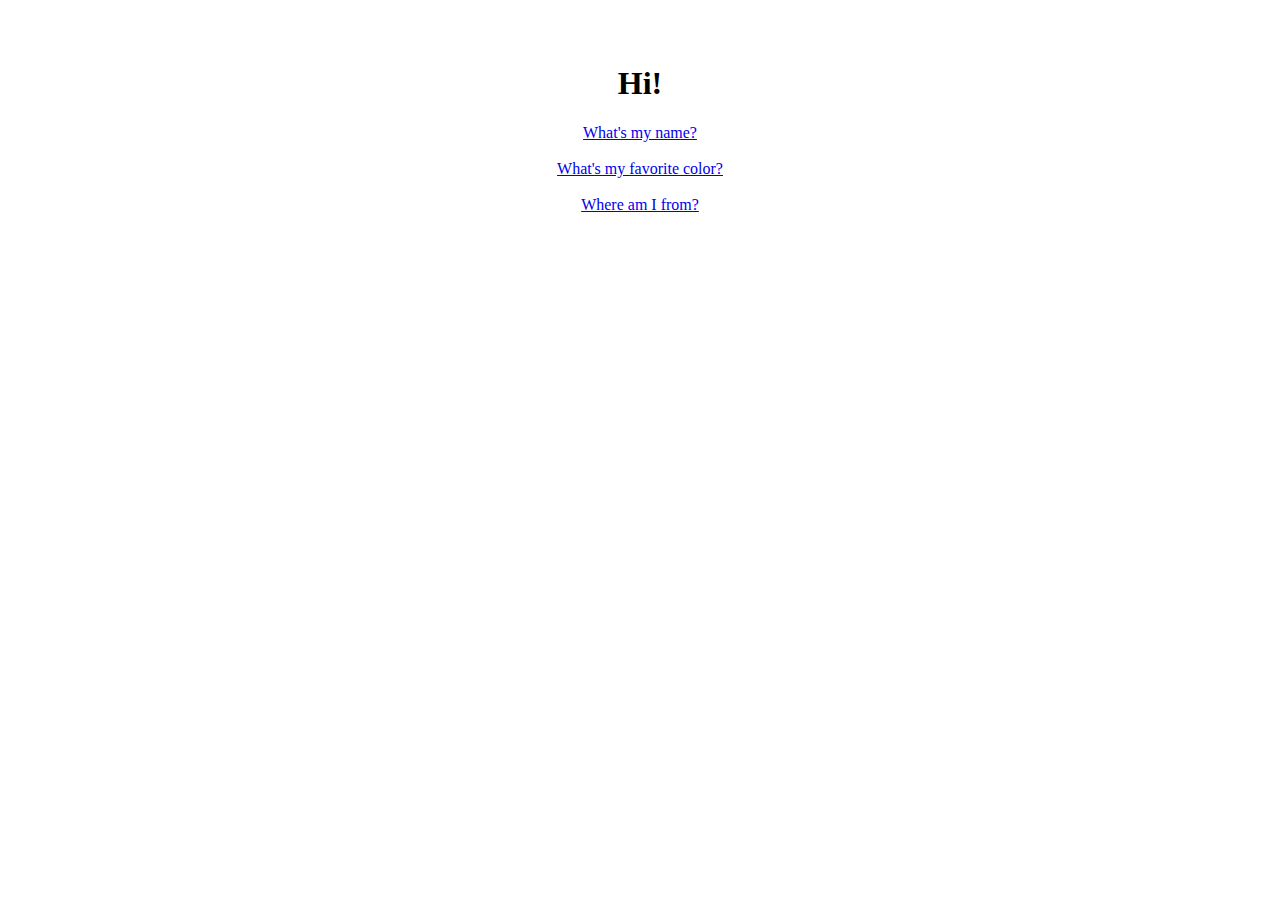
<file: FINGZ300_WEEK1/index.html>
<html lang="en">

<head>
    <meta charset="UTF-8">
    <meta name="viewport"content="width=device-width, initial-scale=1.0">
    <title> page 1</title>
    <link rel="stylesheet" href="style.css">
</head>

<body>
    <br>
    <br>
    <h1>Hi!</h1>
    <a href="page1.html">What's my name?</a>
    <br>
    <br>
    <a href="page2.html">What's my favorite color?</a>
    <br>
    <br>
    <a href="page3.html">Where am I from?</a>
</body>

</html>
</file>
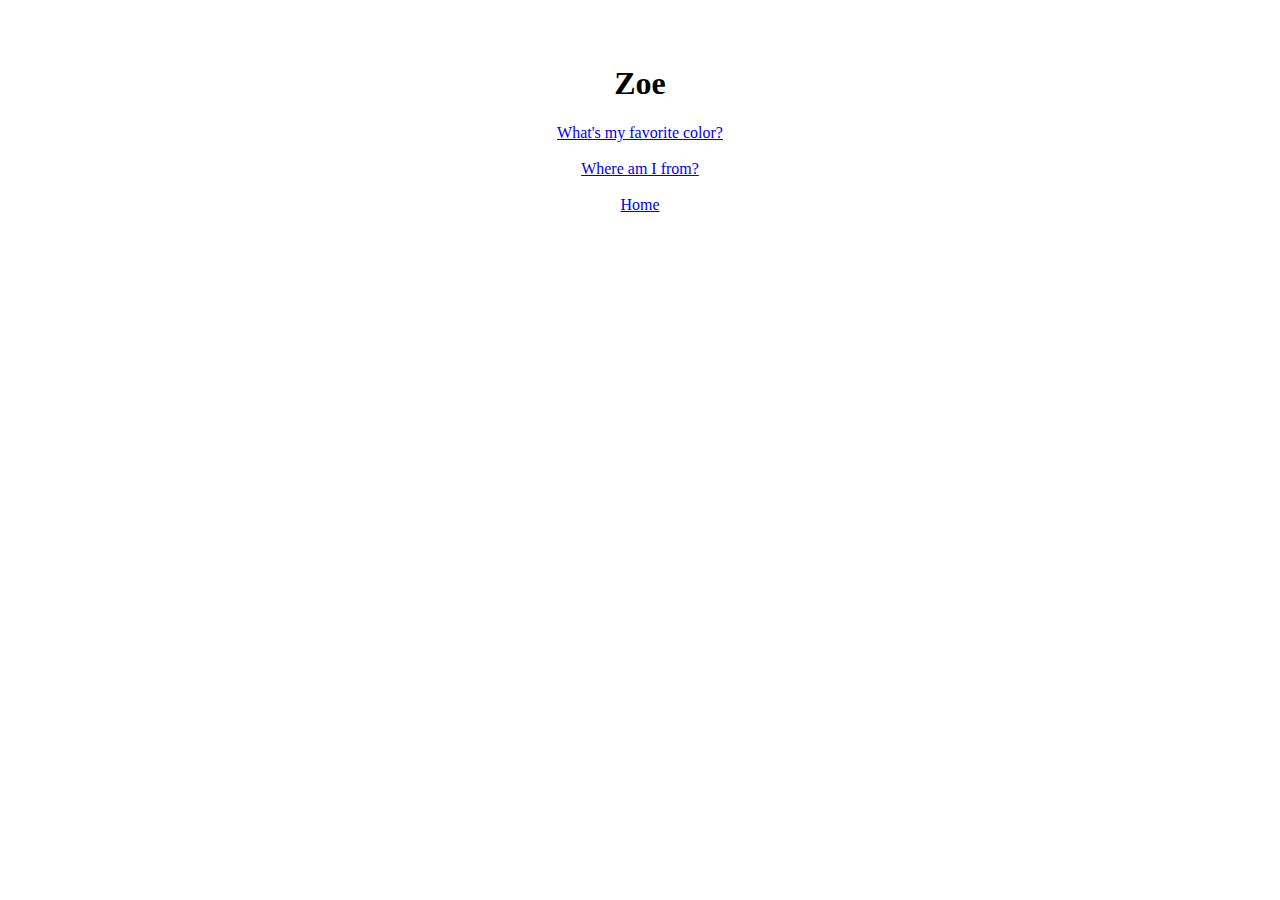
<file: FINGZ300_WEEK1/page1.html>
<html lang="en">

<head>
    <meta charset="UTF-8">
    <meta name="viewport"content="width=device-width, initial-scale=1.0">
    <title> page 1</title>
    <link rel="stylesheet" href="style.css">
</head>

<body>
    <br>
    <br>
    <h1>Zoe</h1>
    <a href="page2.html">What's my favorite color?</a>
    <br>
    <br>
    <a href="page3.html">Where am I from?</a>
    <br>
    <br>
    <a href="index.html">Home</a>
</body>

</html>
</file>
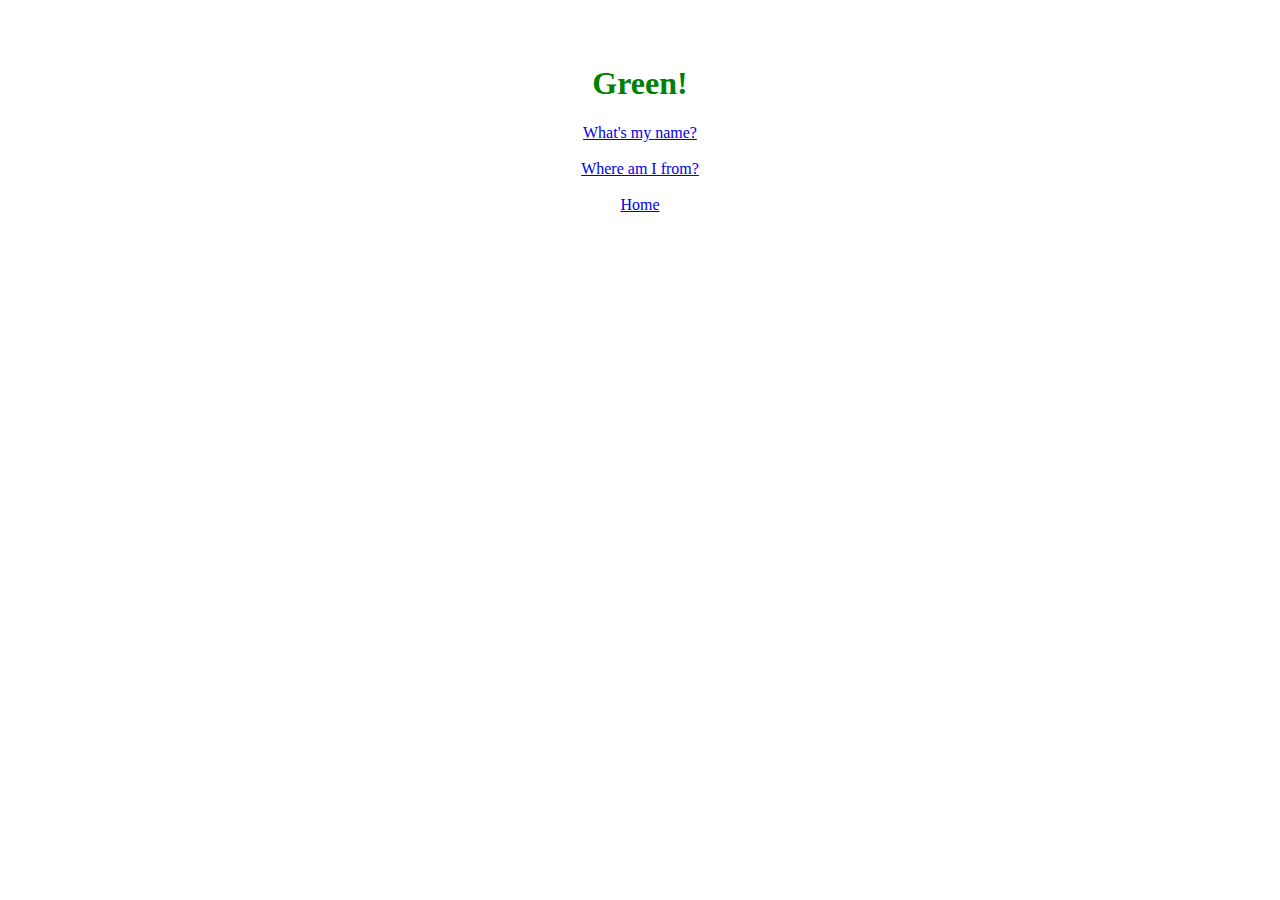
<file: FINGZ300_WEEK1/page2.html>
<html lang="en">

<head>
    <meta charset="UTF-8">
    <meta name="viewport"content="width=device-width, initial-scale=1.0">
    <title> page 1</title>
    <link rel="stylesheet" href="style.css">
</head>

<body>
    <br>
    <br>
    <h1 style="color:green">Green!</h1>
    <a href="page1.html">What's my name?</a>
    <br>
    <br>
    <a href="page3.html">Where am I from?</a>
    <br>
    <br>
    <a href="index.html">Home</a>
</body>

</html>
</file>
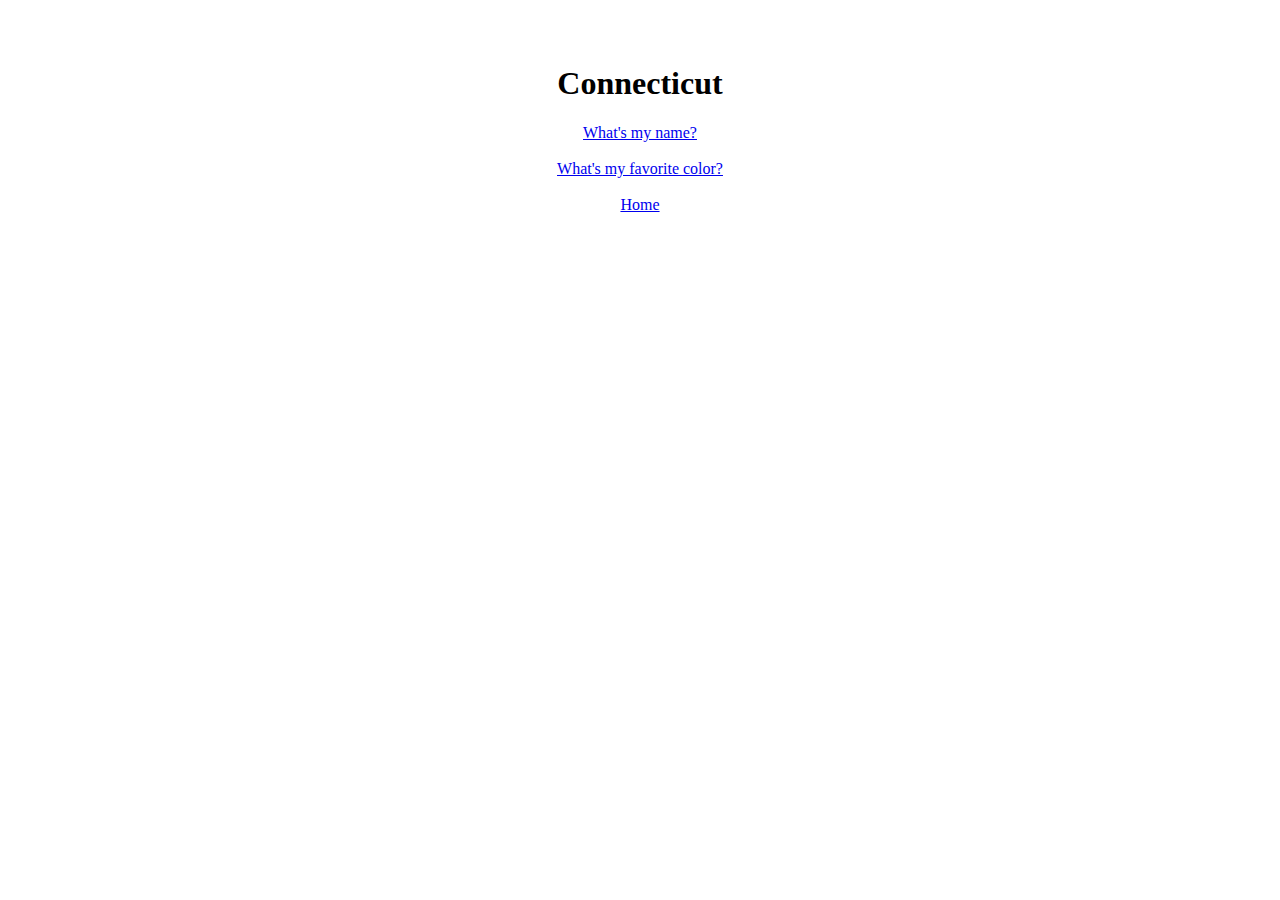
<file: FINGZ300_WEEK1/page3.html>
<html lang="en">

<head>
    <meta charset="UTF-8">
    <meta name="viewport"content="width=device-width, initial-scale=1.0">
    <title> page 1</title>
    <link rel="stylesheet" href="style.css">
</head>

<body>
    <br>
    <br>
    <h1>Connecticut</h1>
    <a href="page1.html">What's my name?</a>
    <br>
    <br>
    <a href="page2.html">What's my favorite color?</a>
    <br>
    <br>
    <a href="index.html">Home</a>
</body>

</html>
</file>
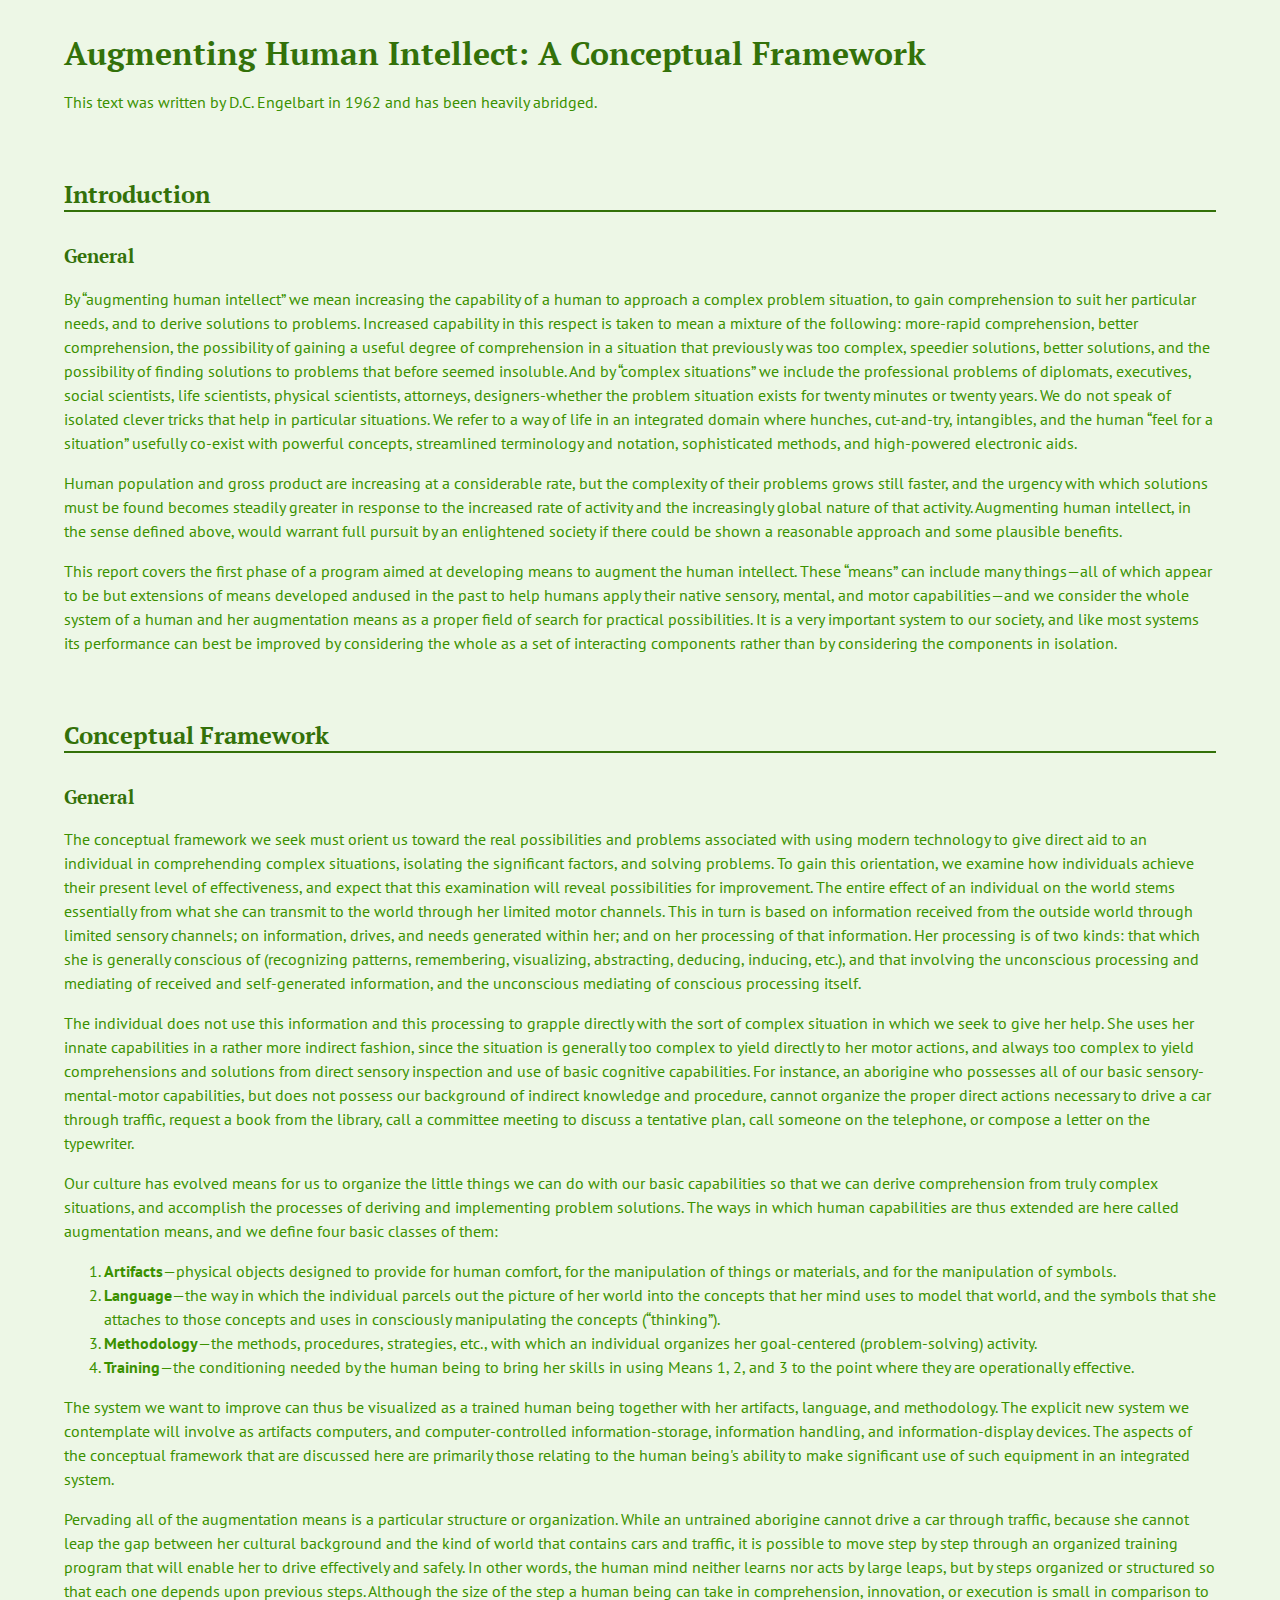
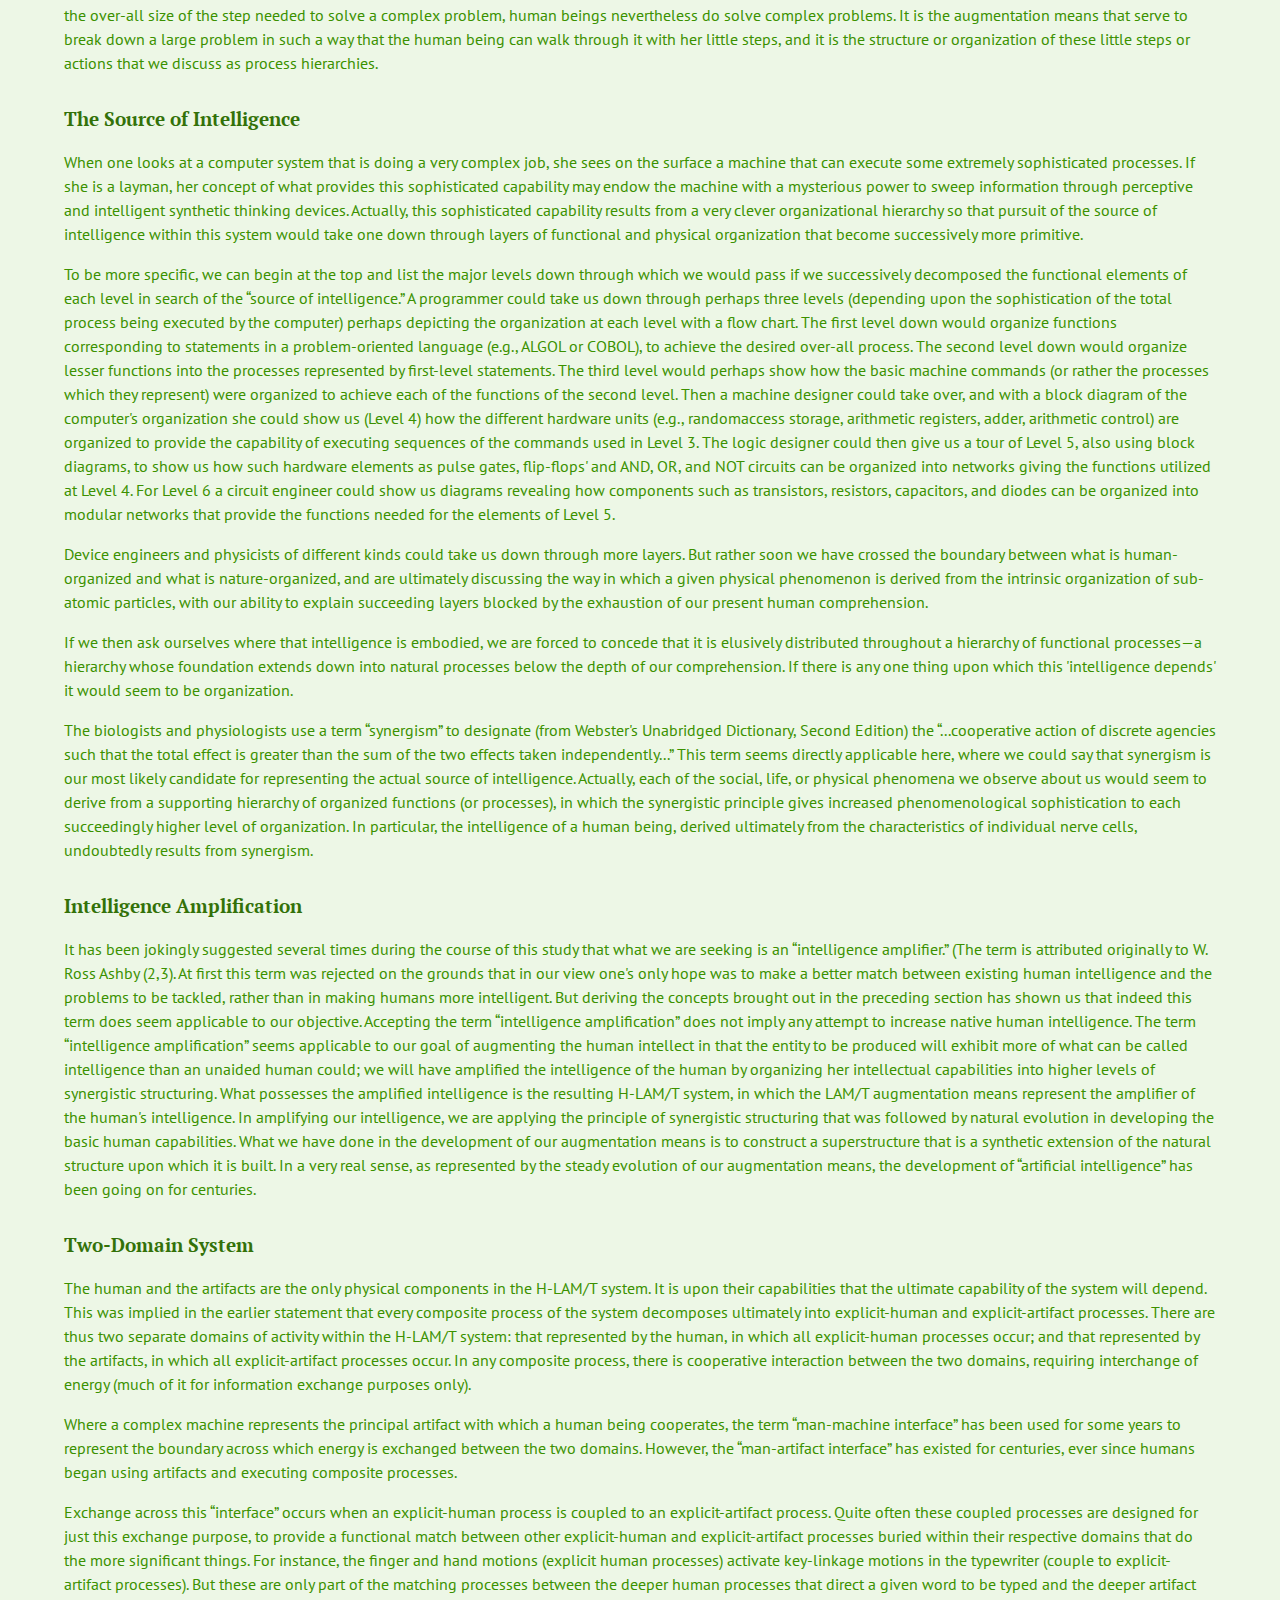
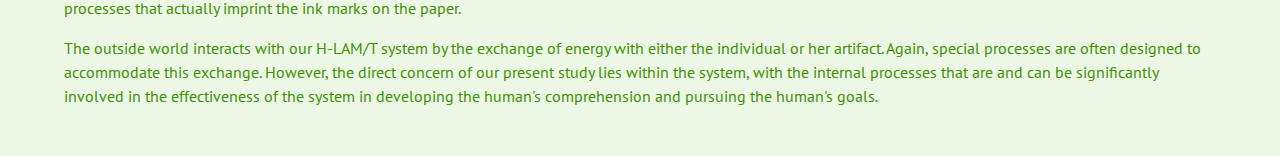
<file: FINGZ300_WEEK2/example-demo-1.html>
<!DOCTYPE html>
<html lang="en">
<head>
	<meta charset="UTF-8">
	<meta name="viewport" content="width=device-width, initial-scale=1.0">
	<title>A complete HTML document with an external CSS stylesheet</title>

	<!-- You will need a stylesheet titled main.css in the same folder as your .html document -->
	<link rel="stylesheet" href="main.css">

	<link rel="preconnect" href="https://fonts.googleapis.com">

<link rel="preconnect" href="https://fonts.googleapis.com">
<link rel="preconnect" href="https://fonts.gstatic.com" crossorigin>
<link href="https://fonts.googleapis.com/css2?family=PT+Sans:ital,wght@0,400;0,700;1,400;1,700&family=PT+Serif:ital,wght@0,400;0,700;1,400;1,700&display=swap" rel="stylesheet">

</head>
<body>
	<h1>Augmenting Human Intellect: A Conceptual Framework</h1>
	<p>This text was written by D.C. Engelbart in 1962 and has been heavily abridged.</p>
	<h2>Introduction</h2>
	<h3>General</h3>
	<p>By “augmenting human intellect” we mean increasing the capability of a human to approach a complex problem situation, to gain comprehension to suit her particular needs, and to derive solutions to problems. Increased capability in this respect is taken to mean a mixture of the following: more-rapid comprehension, better comprehension, the possibility of gaining a useful degree of comprehension in a situation that previously was too complex, speedier solutions, better solutions, and the possibility of finding solutions to problems that before seemed insoluble. And by “complex situations” we include the professional problems of diplomats, executives, social scientists, life scientists, physical scientists, attorneys, designers-whether the problem situation exists for twenty minutes or twenty years. We do not speak of isolated clever tricks that help in particular situations. We refer to a way of life in an integrated domain where hunches, cut-and-try, intangibles, and the human “feel for a situation” usefully co-exist with powerful concepts, streamlined terminology and notation, sophisticated methods, and high-powered electronic aids.</p>
	<p>Human population and gross product are increasing at a considerable rate, but the complexity of their problems grows still faster, and the urgency with which solutions must be found becomes steadily greater in response to the increased rate of activity and the increasingly global nature of that activity. Augmenting human intellect, in the sense defined above, would
	warrant full pursuit by an enlightened society if there could be shown a reasonable approach and some plausible benefits.</p>
	<p>This report covers the first phase of a program aimed at developing means to augment the human intellect. These “means” can include many things—all of which appear to be but extensions of means developed andused in the past to help humans apply their native sensory, mental, and motor capabilities—and we consider the whole system of a human and her augmentation means as a proper field of search for practical possibilities. It is a very important system to our society, and like most systems its performance can best be improved by considering the whole as a set of interacting components rather than by considering the components in isolation.</p>
	<h2>Conceptual Framework</h2>
	<h3>General</h3>
	<p>The conceptual framework we seek must orient us toward the real possibilities and problems associated with using modern technology to give direct aid to an individual in comprehending complex situations, isolating the significant factors, and solving problems. To gain this orientation, we examine how individuals achieve their present level of effectiveness, and expect that this examination will reveal possibilities for improvement. The entire effect of an individual on the world stems essentially from what she can transmit to the world through her limited motor channels. This in turn is based on information received from the outside world through limited sensory channels; on information, drives, and needs generated within her; and on her processing of that information. Her processing is of two kinds: that which she is generally conscious of (recognizing patterns, remembering, visualizing, abstracting, deducing, inducing, etc.), and that involving the unconscious processing and mediating of received and self-generated information, and the unconscious mediating of conscious processing itself.</p>
	<p>The individual does not use this information and this processing to grapple directly with the sort of complex situation in which we seek to give her help. She uses her innate capabilities in a rather more indirect fashion, since the situation is generally too complex to yield directly to her motor actions, and always too complex to yield comprehensions and solutions from direct sensory inspection and use of basic cognitive capabilities. For instance, an aborigine who possesses all of our basic sensory-mental-motor capabilities, but does not possess our background of indirect knowledge and procedure, cannot organize the proper direct actions necessary to drive a car through traffic, request a book from the library, call a committee meeting to discuss a tentative plan, call someone on the telephone, or compose a letter on the typewriter.</p>
	<p>Our culture has evolved means for us to organize the little things we can do with our basic capabilities so that we can derive comprehension from truly complex situations, and accomplish the processes of deriving and implementing problem solutions. The ways in which human capabilities are thus extended are here called augmentation means, and we define four basic classes of them:</p>
	<ol>
		<li><strong>Artifacts</strong>—physical objects designed to provide for human comfort, for the manipulation of things or materials, and for the manipulation of symbols.</li>
		<li><strong>Language</strong>—the way in which the individual parcels out the picture of her world into the
		concepts that her mind uses to model that world, and the symbols that she attaches to those concepts and uses in consciously manipulating the concepts (“thinking”).</li>
		<li><strong>Methodology</strong>—the methods, procedures, strategies, etc., with which an individual organizes her goal-centered (problem-solving) activity.</li>
		<li><strong>Training</strong>—the conditioning needed by the human being to bring her skills in using Means 1, 2, and 3 to the point where they are operationally effective.</li>
	</ol>
	<p>The system we want to improve can thus be visualized as a trained human being together with her artifacts, language, and methodology. The explicit new system we contemplate will involve as artifacts computers, and computer-controlled information-storage, information handling, and information-display devices. The aspects of the conceptual framework that are discussed here are primarily those relating to the human being's ability to make significant use of such equipment in an integrated system.</p>
	<p>Pervading all of the augmentation means is a particular structure or organization. While an untrained aborigine cannot drive a car through traffic, because she cannot leap the gap between her cultural background and the kind of world that contains cars and traffic, it is possible to move step by step through an organized training program that will enable her to drive effectively and safely. In other words, the human mind neither learns nor acts by large leaps, but by steps organized or structured so that each one depends upon previous steps. Although the size of the step a human being can take in comprehension, innovation, or execution is small in comparison to the over-all size of the step needed to solve a complex problem, human beings nevertheless do solve complex problems. It is the augmentation means that serve to break down a large problem in such a way that the human being can walk through it with her little steps, and it is the structure or organization of these little steps or actions that we discuss as process hierarchies.</p>
	<h3>The Source of Intelligence</h3>
	<p>When one looks at a computer system that is doing a very complex job, she sees on the surface a machine that can execute some extremely sophisticated processes. If she is a layman, her concept of what provides this sophisticated capability may endow the machine with a mysterious power to sweep information through perceptive and intelligent synthetic thinking devices. Actually, this sophisticated capability results from a very clever organizational hierarchy so that pursuit of the source of intelligence within this system would take one down through layers of functional and physical organization that become successively more primitive.</p>
	<p>To be more specific, we can begin at the top and list the major levels down through which we would pass if we successively decomposed the functional elements of each level in search of the “source of intelligence.” A programmer could take us down through perhaps three levels (depending upon the sophistication of the total process being executed by the computer) perhaps depicting the organization at each level with a flow chart. The first level down would organize functions corresponding to statements in a problem-oriented language (e.g., ALGOL or COBOL), to achieve the desired over-all process. The second level down would organize lesser functions into the processes represented by first-level statements. The third level would perhaps show how the basic machine commands (or rather the processes which they represent) were organized to achieve each of the functions of the second level. Then a machine designer could take over, and with a block diagram of the computer's organization she could show us (Level 4) how the different hardware units (e.g., randomaccess storage, arithmetic registers, adder, arithmetic control) are organized to provide the capability of executing sequences of the commands used in Level 3. The logic designer could then give us a tour of Level 5, also using block diagrams, to show us how such hardware elements as pulse gates, flip-flops' and AND, OR, and NOT circuits can be organized into networks giving the functions utilized at Level 4. For Level 6 a circuit engineer could show us diagrams revealing how components such as transistors, resistors, capacitors, and diodes can be organized into modular networks that provide the functions needed for the elements of Level 5.</p>
	<p>Device engineers and physicists of different kinds could take us down through more layers. But rather soon we have crossed the boundary between what is human-organized and what is nature-organized, and are ultimately discussing the way in which a given physical phenomenon is derived from the intrinsic organization of sub-atomic particles, with our ability to explain succeeding layers blocked by the exhaustion of our present human comprehension.</p>
	<p>If we then ask ourselves where that intelligence is embodied, we are forced to concede that it is elusively distributed throughout a hierarchy of functional processes—a hierarchy whose foundation extends down into natural processes below the depth of our comprehension. If there is any one thing upon which this 'intelligence depends' it would seem to be organization.</p>
	<p>The biologists and physiologists use a term “synergism” to designate (from Webster's Unabridged Dictionary, Second Edition) the “...cooperative action of discrete agencies such that the total effect is greater than the sum of the two effects taken independently...” This term seems directly applicable here, where we could say that synergism is our most likely candidate for representing the actual source of intelligence. Actually, each of the social, life, or physical phenomena we observe about us would seem to derive from a supporting hierarchy of organized functions (or processes), in which the synergistic principle gives increased phenomenological sophistication to each succeedingly higher level of organization. In particular, the intelligence of a human being, derived ultimately from the characteristics of individual nerve cells, undoubtedly results from synergism.</p>
	<h3>Intelligence Amplification</h3>
	<p>It has been jokingly suggested several times during the course of this study that what we are seeking is an “intelligence amplifier.” (The term is attributed originally to W. Ross Ashby (2,3). At first this term was rejected on the grounds that in our view one's only hope was to make a better match between existing human intelligence and the problems to be tackled, rather than in making humans more intelligent. But deriving the concepts brought out in the preceding section has shown us that indeed this term does seem applicable to our objective. Accepting the term “intelligence amplification” does not imply any attempt to increase native human intelligence. The term “intelligence amplification” seems applicable to our goal of augmenting the human intellect in that the entity to be produced will exhibit more of what can be called intelligence than an unaided human could; we will have amplified the intelligence of the human by organizing her intellectual capabilities into higher levels of synergistic structuring. What possesses the amplified intelligence is the resulting H-LAM/T system, in which the LAM/T augmentation means represent the amplifier of the human's intelligence. In amplifying our intelligence, we are applying the principle of synergistic structuring that was followed by natural evolution in developing the basic human capabilities. What we have done in the development of our augmentation means is to construct a superstructure that is a synthetic extension of the natural structure upon which it is built. In a very real sense, as represented by the steady evolution of our augmentation means, the development of “artificial intelligence” has been going on for centuries.</p>
	<h3>Two-Domain System</h3>
	<p>The human and the artifacts are the only physical components in the H-LAM/T system. It is upon their capabilities that the ultimate capability of the system will depend. This was implied in the earlier statement that every composite process of the system decomposes ultimately into explicit-human and explicit-artifact processes. There are thus two separate domains of activity within the H-LAM/T system: that represented by the human, in which all explicit-human processes occur; and that represented by the artifacts, in which all explicit-artifact processes occur. In any composite process, there is cooperative interaction between the two domains, requiring interchange of energy (much of it for information exchange purposes only). </p>
	<p>Where a complex machine represents the principal artifact with which a human being cooperates, the term “man-machine interface” has been used for some years to represent the boundary across which energy is exchanged between the two domains. However, the “man-artifact interface” has existed for centuries, ever since humans began using artifacts and executing composite processes.</p>
	<p>Exchange across this “interface” occurs when an explicit-human process is coupled to an explicit-artifact process. Quite often these coupled processes are designed for just this exchange purpose, to provide a functional match between other explicit-human and explicit-artifact processes buried within their respective domains that do the more significant things. For instance, the finger and hand motions (explicit human processes) activate key-linkage motions in the typewriter (couple to explicit-artifact processes). But these are only part of the matching processes between the deeper human processes that direct a given word to be typed and the deeper artifact processes that actually imprint the ink marks on the paper.</p>
	<p>The outside world interacts with our H-LAM/T system by the exchange of energy with either the individual or her artifact. Again, special processes are often designed to accommodate this exchange. However, the direct concern of our present study lies within the system, with the internal processes that are and can be significantly involved in the effectiveness of the system in developing the human's comprehension and pursuing the human's goals.</p>
</body>
</html>
</file>
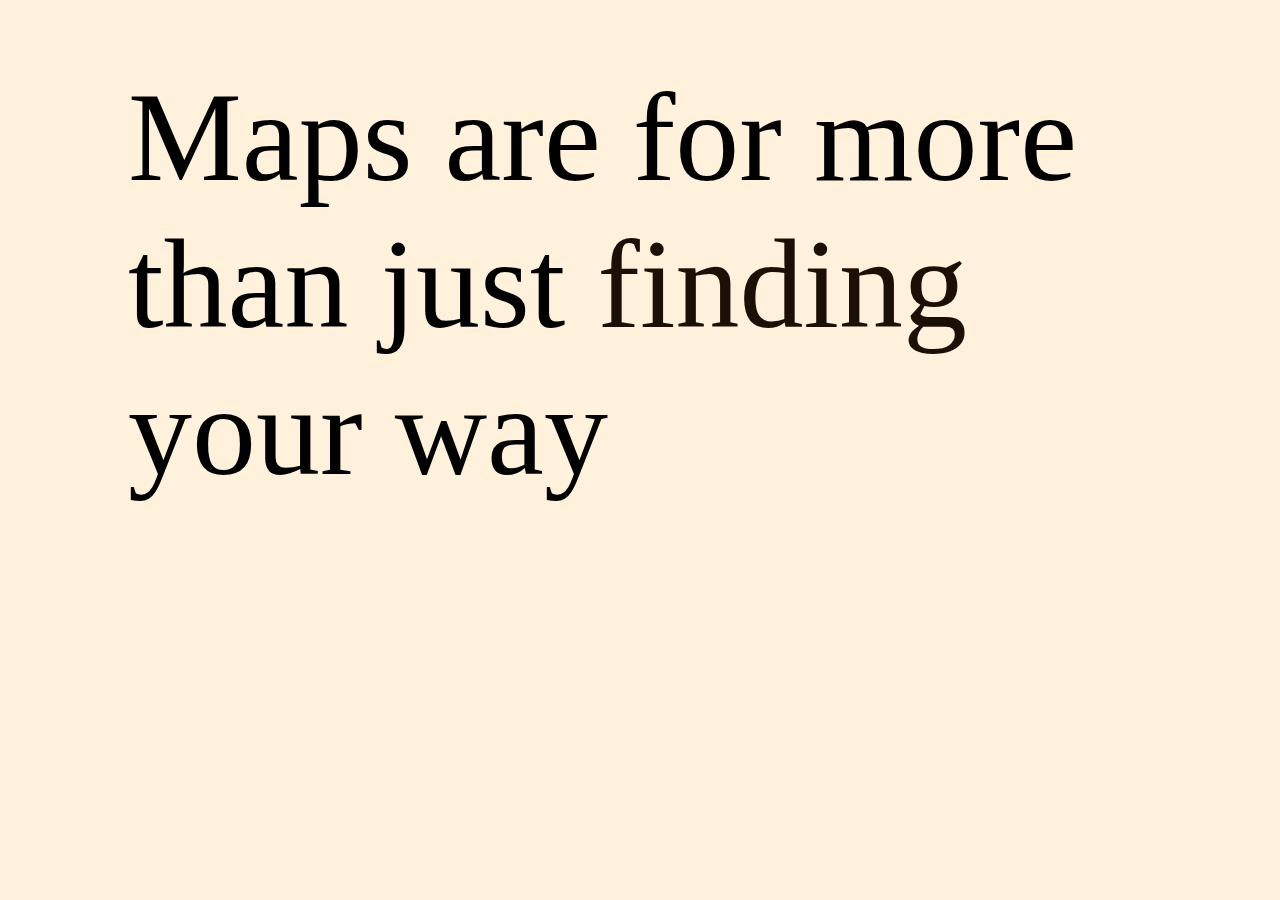
<file: MAPS/mapsareformore.html>
<!DOCTYPE html>
<html lang="en">
<head>
  <meta charset="UTF-8">
  <meta name="viewport" content="width=device-width, initial-scale=1.0">
  <title></title>
  <link rel="stylesheet" href="mapsareformore.css">
</head>
<body>
 <div> Maps are for more than just <a href="stories1.html"> finding</a>  your way</div>
  
</body>
</html>
</file>
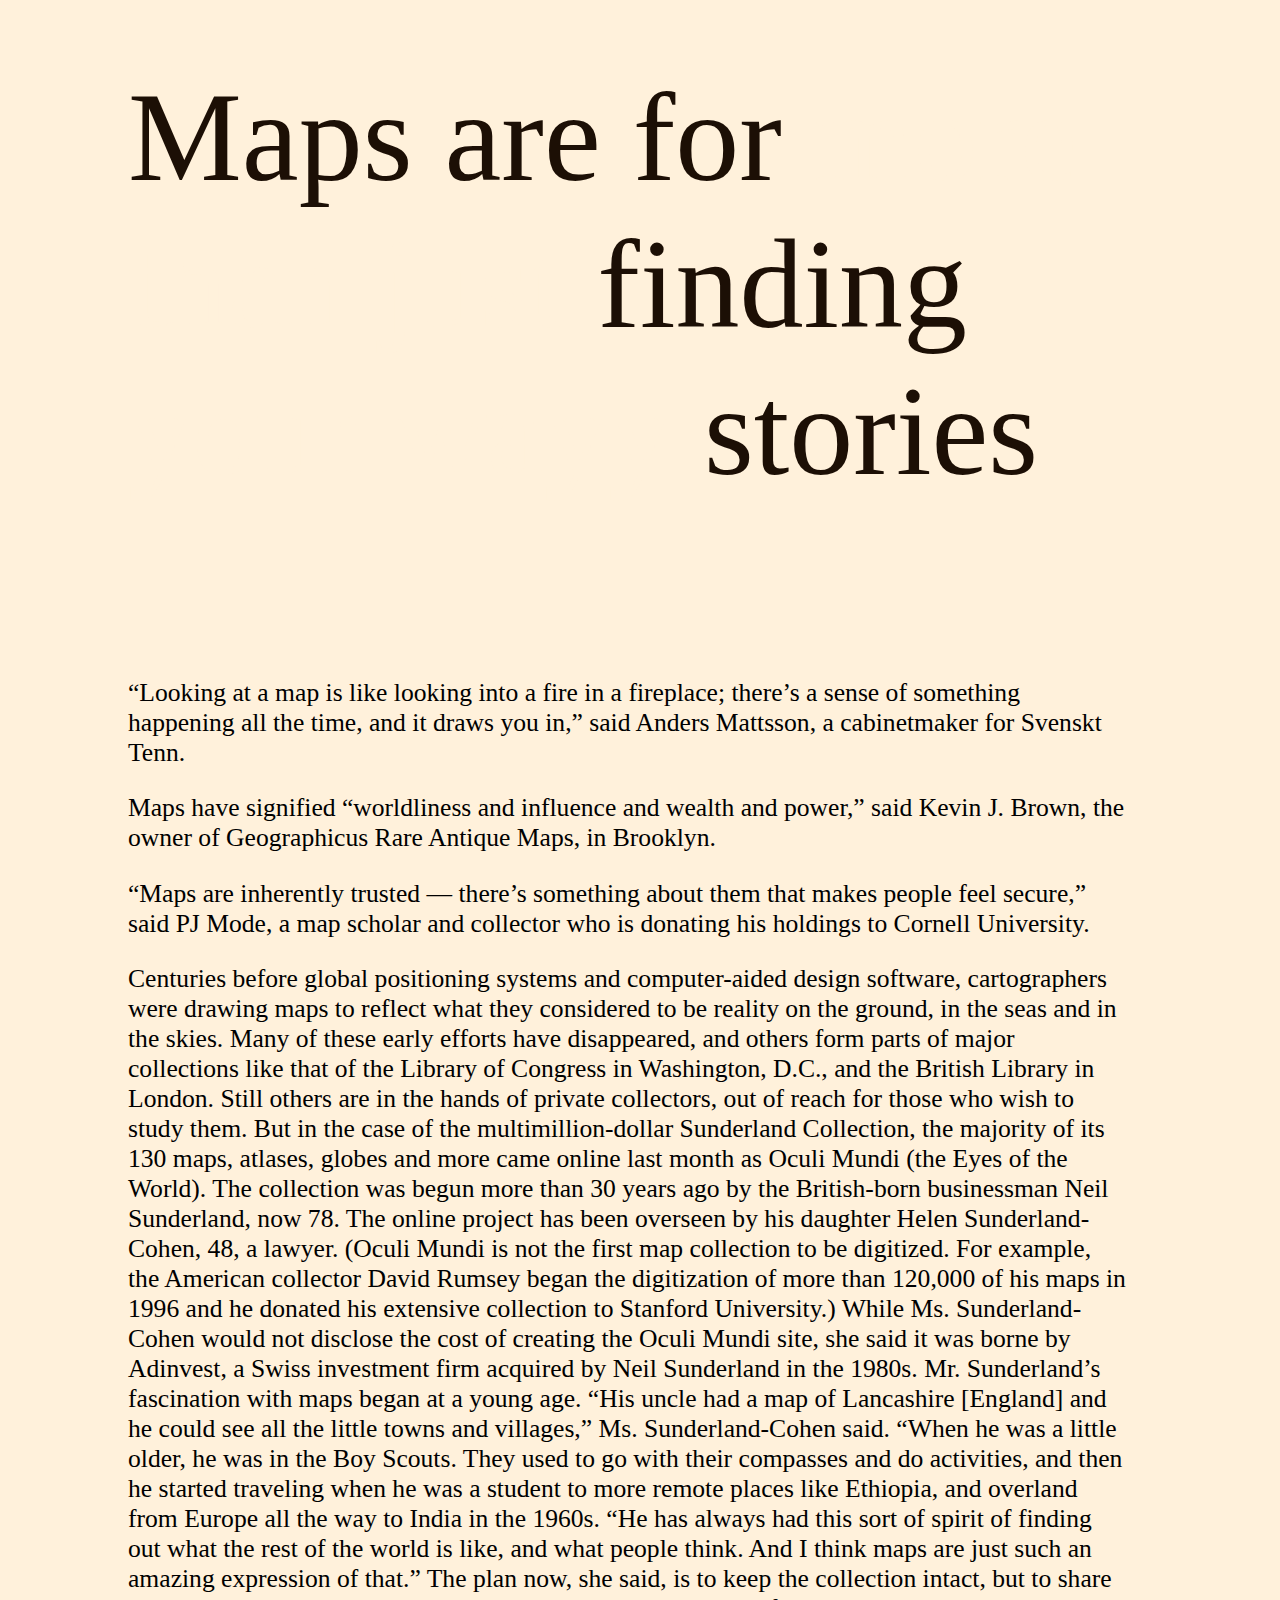
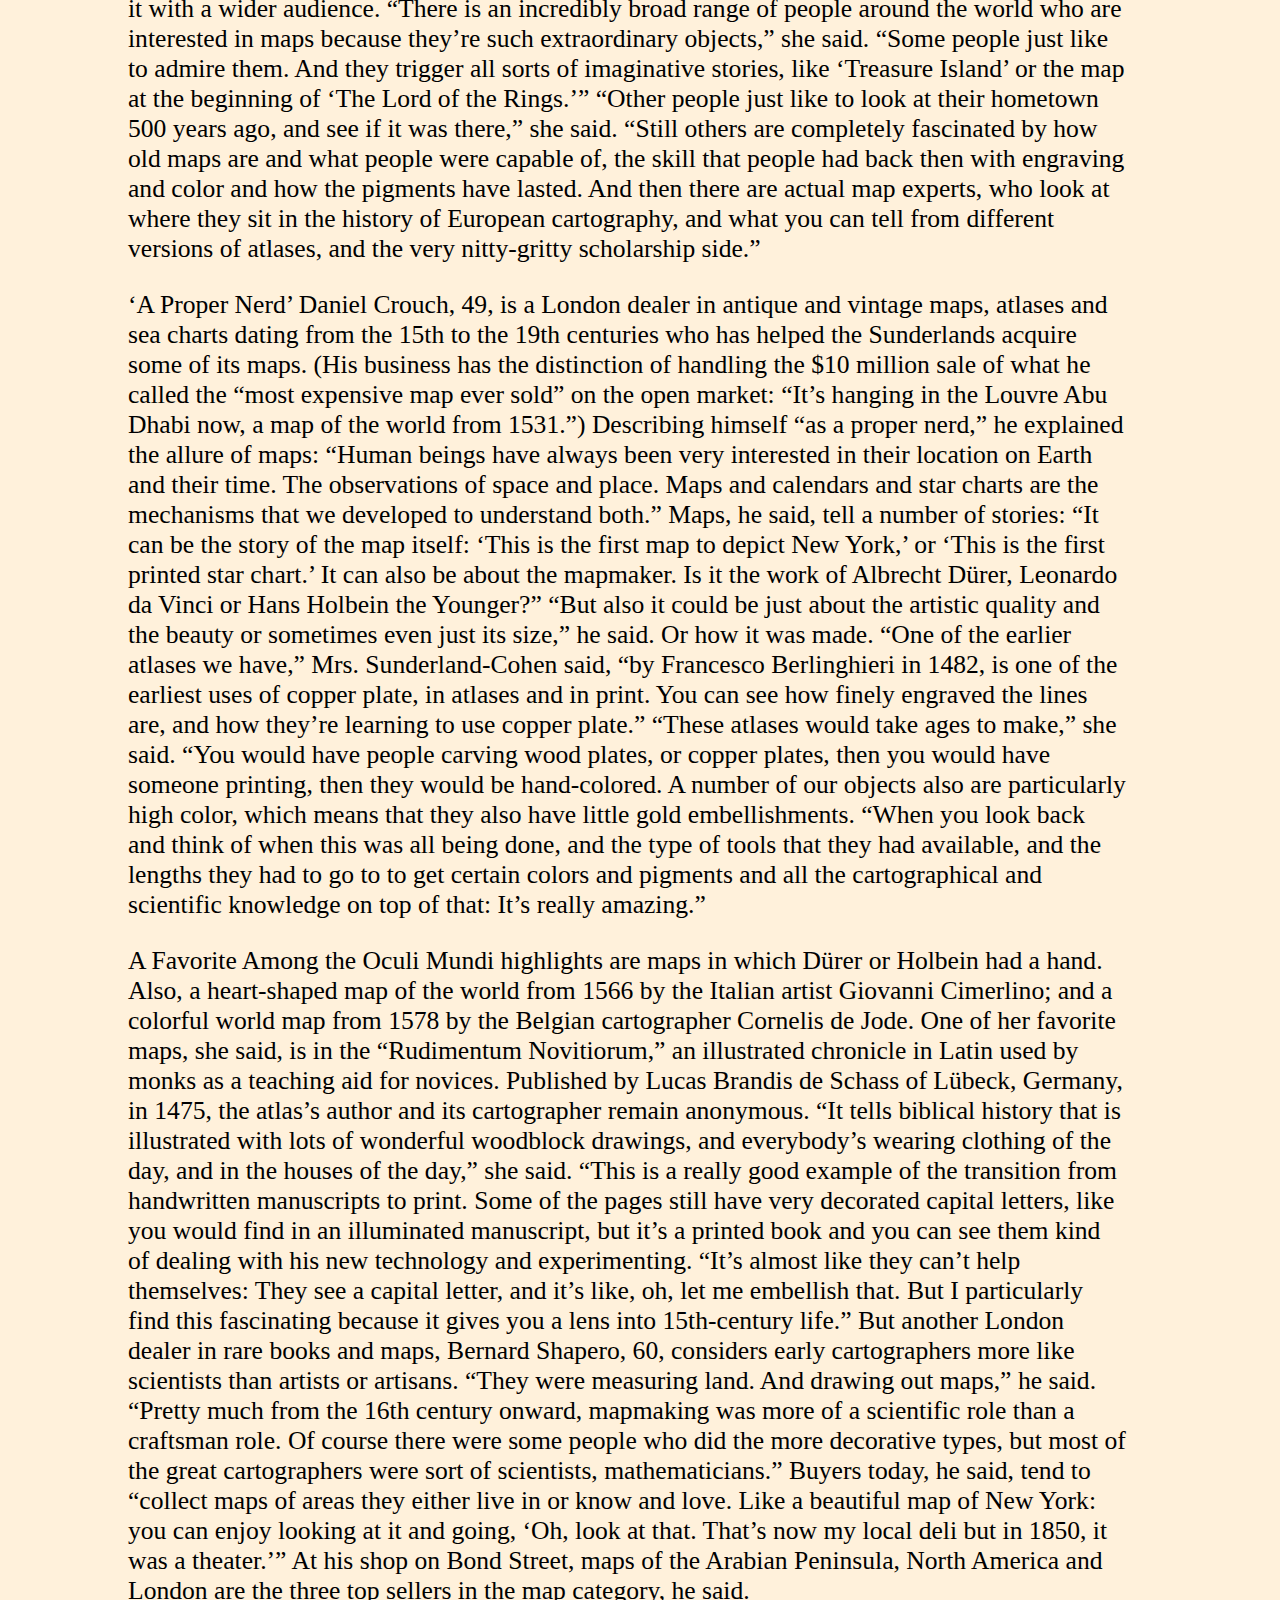
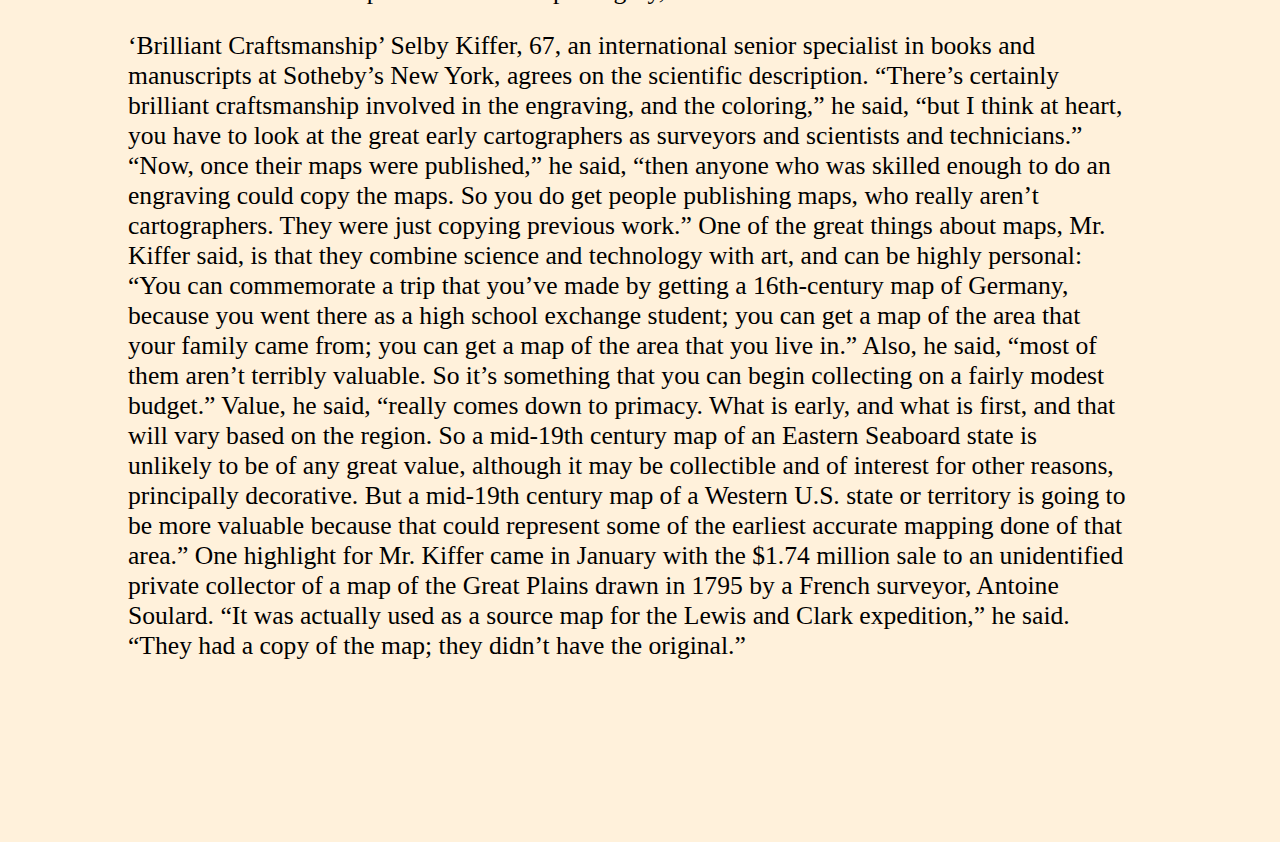
<file: MAPS/stories1.html>
<!DOCTYPE html>
<html lang="en">
<head>
  <meta charset="UTF-8">
  <meta name="viewport" content="width=device-width, initial-scale=1.0">
  <title></title>
  <link rel="stylesheet" href="stories1.css">
  <link rel="preconnect" href="https://fonts.googleapis.com">
<link rel="preconnect" href="https://fonts.gstatic.com" crossorigin>
<link href="https://fonts.googleapis.com/css2?family=Bodoni+Moda+SC:ital,opsz,wght@0,6..96,400..900;1,6..96,400..900&family=Bodoni+Moda:ital,opsz,wght@0,6..96,400..900;1,6..96,400..900&family=Homemade+Apple&family=Libre+Bodoni:ital,wght@0,400..700;1,400..700&family=Meddon&family=Roboto:ital,wght@0,100..900;1,100..900&display=swap" rel="stylesheet">
</head>
<body>
  <div> <div class="more"> Maps are for </div> more </div>
  <div> than just <a href="stories2.html"> finding</a></div>
  <div> your wayy <div class="more">stories</div></div>
  <br></br>
  <p>“Looking at a map is like looking into a fire in a fireplace; there’s a sense of something happening all the time, and it draws you in,” said Anders Mattsson, a cabinetmaker for Svenskt Tenn. </p>

  <p>Maps have signified “worldliness and influence and wealth and power,” said Kevin J. Brown, the owner of Geographicus Rare Antique Maps, in Brooklyn.</p>
    
  <p>“Maps are inherently trusted — there’s something about them that makes people feel secure,” said PJ Mode, a map scholar and collector who is donating his holdings to Cornell University.
  </p>
  <p>  
    Centuries before global positioning systems and computer-aided design software, cartographers were drawing maps to reflect what they considered to be reality on the ground, in the seas and in the skies.
    
    Many of these early efforts have disappeared, and others form parts of major collections like that of the Library of Congress in Washington, D.C., and the British Library in London. Still others are in the hands of private collectors, out of reach for those who wish to study them.
    
    But in the case of the multimillion-dollar Sunderland Collection, the majority of its 130 maps, atlases, globes and more came online last month as Oculi Mundi (the Eyes of the World). The collection was begun more than 30 years ago by the British-born businessman Neil Sunderland, now 78. The online project has been overseen by his daughter Helen Sunderland-Cohen, 48, a lawyer. (Oculi Mundi is not the first map collection to be digitized. For example, the American collector David Rumsey began the digitization of more than 120,000 of his maps in 1996 and he donated his extensive collection to Stanford University.)
    
    While Ms. Sunderland-Cohen would not disclose the cost of creating the Oculi Mundi site, she said it was borne by Adinvest, a Swiss investment firm acquired by Neil Sunderland in the 1980s.
    
    Mr. Sunderland’s fascination with maps began at a young age. “His uncle had a map of Lancashire [England] and he could see all the little towns and villages,” Ms. Sunderland-Cohen said. “When he was a little older, he was in the Boy Scouts. They used to go with their compasses and do activities, and then he started traveling when he was a student to more remote places like Ethiopia, and overland from Europe all the way to India in the 1960s.
    
    “He has always had this sort of spirit of finding out what the rest of the world is like, and what people think. And I think maps are just such an amazing expression of that.”
    
    The plan now, she said, is to keep the collection intact, but to share it with a wider audience.
    
    “There is an incredibly broad range of people around the world who are interested in maps because they’re such extraordinary objects,” she said. “Some people just like to admire them. And they trigger all sorts of imaginative stories, like ‘Treasure Island’ or the map at the beginning of ‘The Lord of the Rings.’”
    
    “Other people just like to look at their hometown 500 years ago, and see if it was there,” she said. “Still others are completely fascinated by how old maps are and what people were capable of, the skill that people had back then with engraving and color and how the pigments have lasted. And then there are actual map experts, who look at where they sit in the history of European cartography, and what you can tell from different versions of atlases, and the very nitty-gritty scholarship side.”
    
   <p> ‘A Proper Nerd’
    Daniel Crouch, 49, is a London dealer in antique and vintage maps, atlases and sea charts dating from the 15th to the 19th centuries who has helped the Sunderlands acquire some of its maps. (His business has the distinction of handling the $10 million sale of what he called the “most expensive map ever sold” on the open market: “It’s hanging in the Louvre Abu Dhabi now, a map of the world from 1531.”)
    
    Describing himself “as a proper nerd,” he explained the allure of maps: “Human beings have always been very interested in their location on Earth and their time. The observations of space and place. Maps and calendars and star charts are the mechanisms that we developed to understand both.”
    
    Maps, he said, tell a number of stories: “It can be the story of the map itself: ‘This is the first map to depict New York,’ or ‘This is the first printed star chart.’ It can also be about the mapmaker. Is it the work of Albrecht Dürer, Leonardo da Vinci or Hans Holbein the Younger?”
    
    “But also it could be just about the artistic quality and the beauty or sometimes even just its size,” he said.
    
    Or how it was made.
    “One of the earlier atlases we have,” Mrs. Sunderland-Cohen said, “by Francesco Berlinghieri in 1482, is one of the earliest uses of copper plate, in atlases and in print. You can see how finely engraved the lines are, and how they’re learning to use copper plate.”
    
    “These atlases would take ages to make,” she said. “You would have people carving wood plates, or copper plates, then you would have someone printing, then they would be hand-colored. A number of our objects also are particularly high color, which means that they also have little gold embellishments.
    
    “When you look back and think of when this was all being done, and the type of tools that they had available, and the lengths they had to go to to get certain colors and pigments and all the cartographical and scientific knowledge on top of that: It’s really amazing.”</p>
<p>    
    A Favorite
    Among the Oculi Mundi highlights are maps in which Dürer or Holbein had a hand. Also, a heart-shaped map of the world from 1566 by the Italian artist Giovanni Cimerlino; and a colorful world map from 1578 by the Belgian cartographer Cornelis de Jode.
    
    One of her favorite maps, she said, is in the “Rudimentum Novitiorum,” an illustrated chronicle in Latin used by monks as a teaching aid for novices. Published by Lucas Brandis de S​chass ​of Lübeck, Germany, in 1475, the atlas’s author and its cartographer remain anonymous.
    “It tells biblical history that is illustrated with lots of wonderful woodblock drawings, and everybody’s wearing clothing of the day, and in the houses of the day,” she said. “This is a really good example of the transition from handwritten manuscripts to print. Some of the pages still have very decorated capital letters, like you would find in an illuminated manuscript, but it’s a printed book and you can see them kind of dealing with his new technology and experimenting.
    
    “It’s almost like they can’t help themselves: They see a capital letter, and it’s like, oh, let me embellish that. But I particularly find this fascinating because it gives you a lens into 15th-century life.”
    
    But another London dealer in rare books and maps, Bernard Shapero, 60, considers early cartographers more like scientists than artists or artisans.
    
    “They were measuring land. And drawing out maps,” he said. “Pretty much from the 16th century onward, mapmaking was more of a scientific role than a craftsman role. Of course there were some people who did the more decorative types, but most of the great cartographers were sort of scientists, mathematicians.”
    
    Buyers today, he said, tend to “collect maps of areas they either live in or know and love. Like a beautiful map of New York: you can enjoy looking at it and going, ‘Oh, look at that. That’s now my local deli but in 1850, it was a theater.’” At his shop on Bond Street, maps of the Arabian Peninsula, North America and London are the three top sellers in the map category, he said. </p>
<p>    
    ‘Brilliant Craftsmanship’
    Selby Kiffer, 67, an international senior specialist in books and manuscripts at Sotheby’s New York, agrees on the scientific description.
    
    “There’s certainly brilliant craftsmanship involved in the engraving, and the coloring,” he said, “but I think at heart, you have to look at the great early cartographers as surveyors and scientists and technicians.”
    
    “Now, once their maps were published,” he said, “then anyone who was skilled enough to do an engraving could copy the maps. So you do get people publishing maps, who really aren’t cartographers. They were just copying previous work.”
    
    One of the great things about maps, Mr. Kiffer said, is that they combine science and technology with art, and can be highly personal: “You can commemorate a trip that you’ve made by getting a 16th-century map of Germany, because you went there as a high school exchange student; you can get a map of the area that your family came from; you can get a map of the area that you live in.”
    
    Also, he said, “most of them aren’t terribly valuable. So it’s something that you can begin collecting on a fairly modest budget.”
    
    Value, he said, “really comes down to primacy. What is early, and what is first, and that will vary based on the region. So a mid-19th century map of an Eastern Seaboard state is unlikely to be of any great value, although it may be collectible and of interest for other reasons, principally decorative. But a mid-19th century map of a Western U.S. state or territory is going to be more valuable because that could represent some of the earliest accurate mapping done of that area.”
    
    One highlight for Mr. Kiffer came in January with the $1.74 million sale to an unidentified private collector of a map of the Great Plains drawn in 1795 by a French surveyor, Antoine Soulard.
    
    “It was actually used as a source map for the Lewis and Clark expedition,” he said. “They had a copy of the map; they didn’t have the original.”
    </p>
    <br>
</body>
</html>
</file>
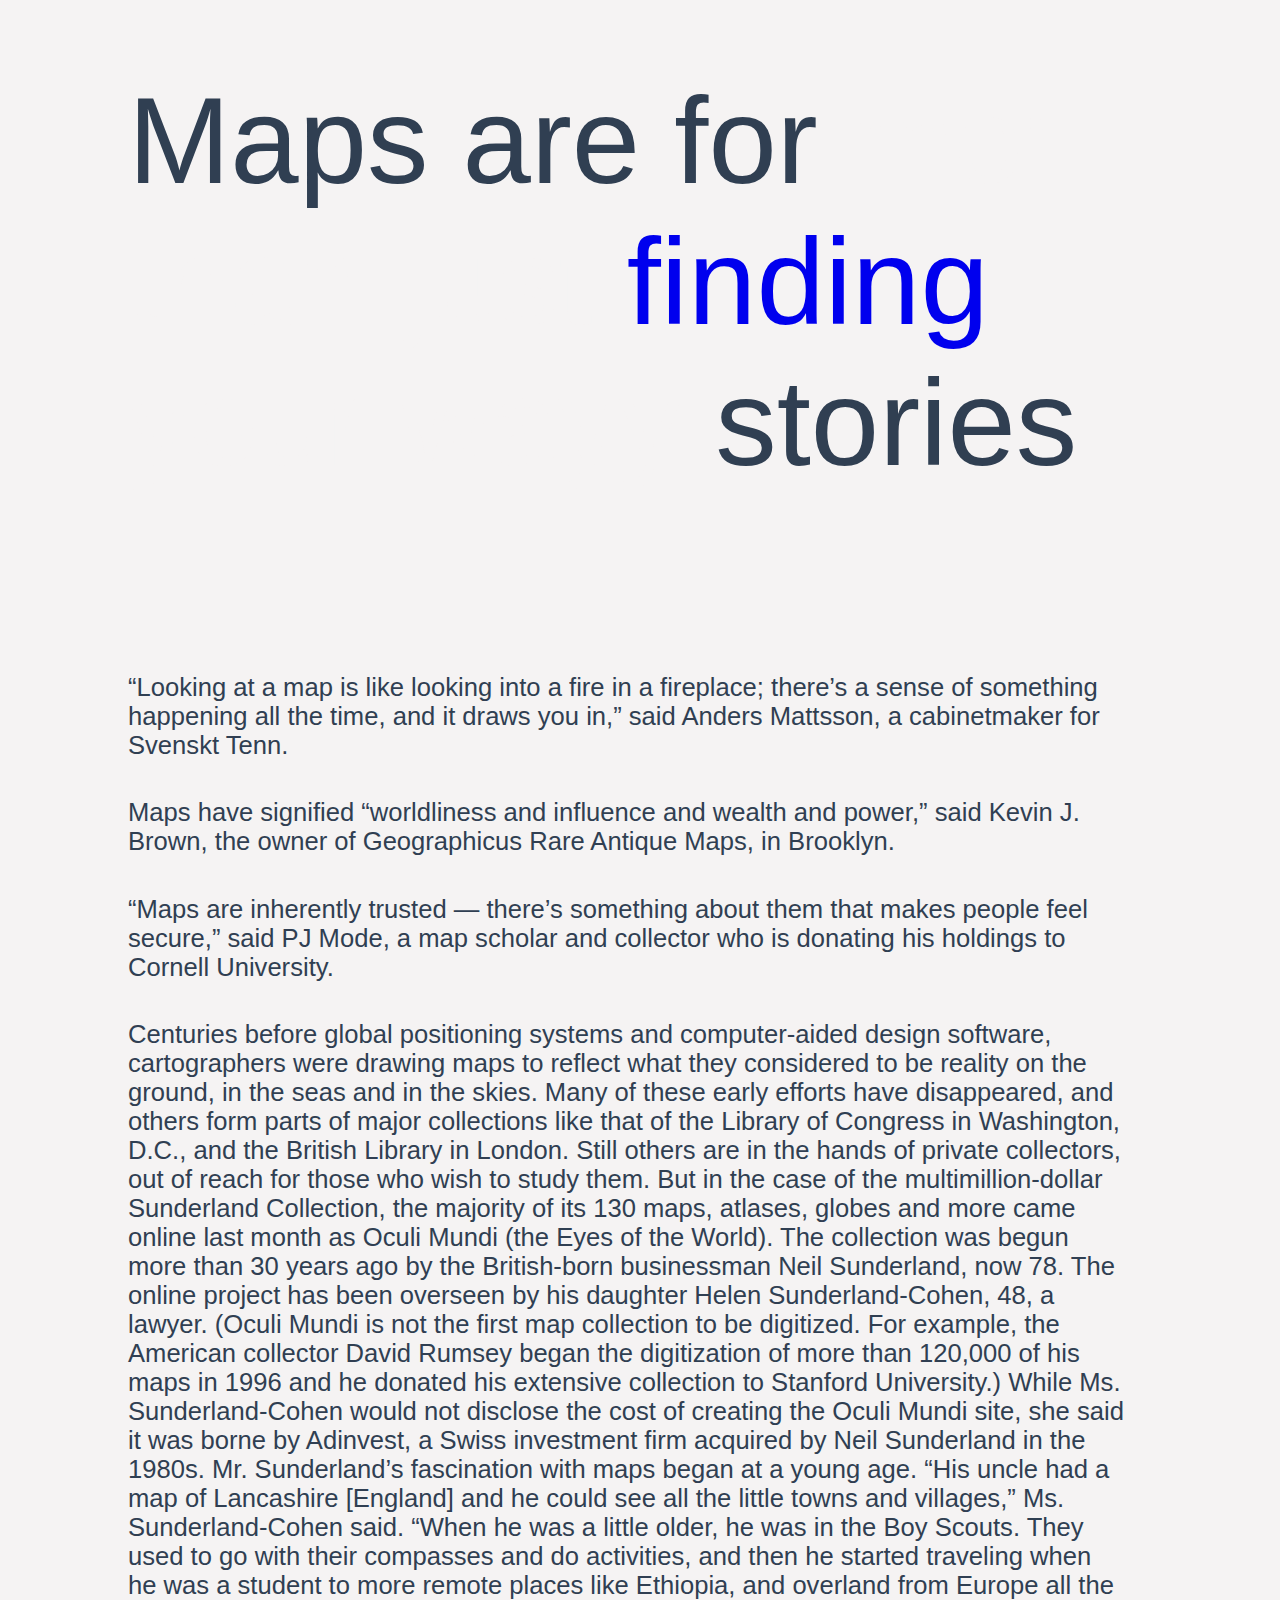
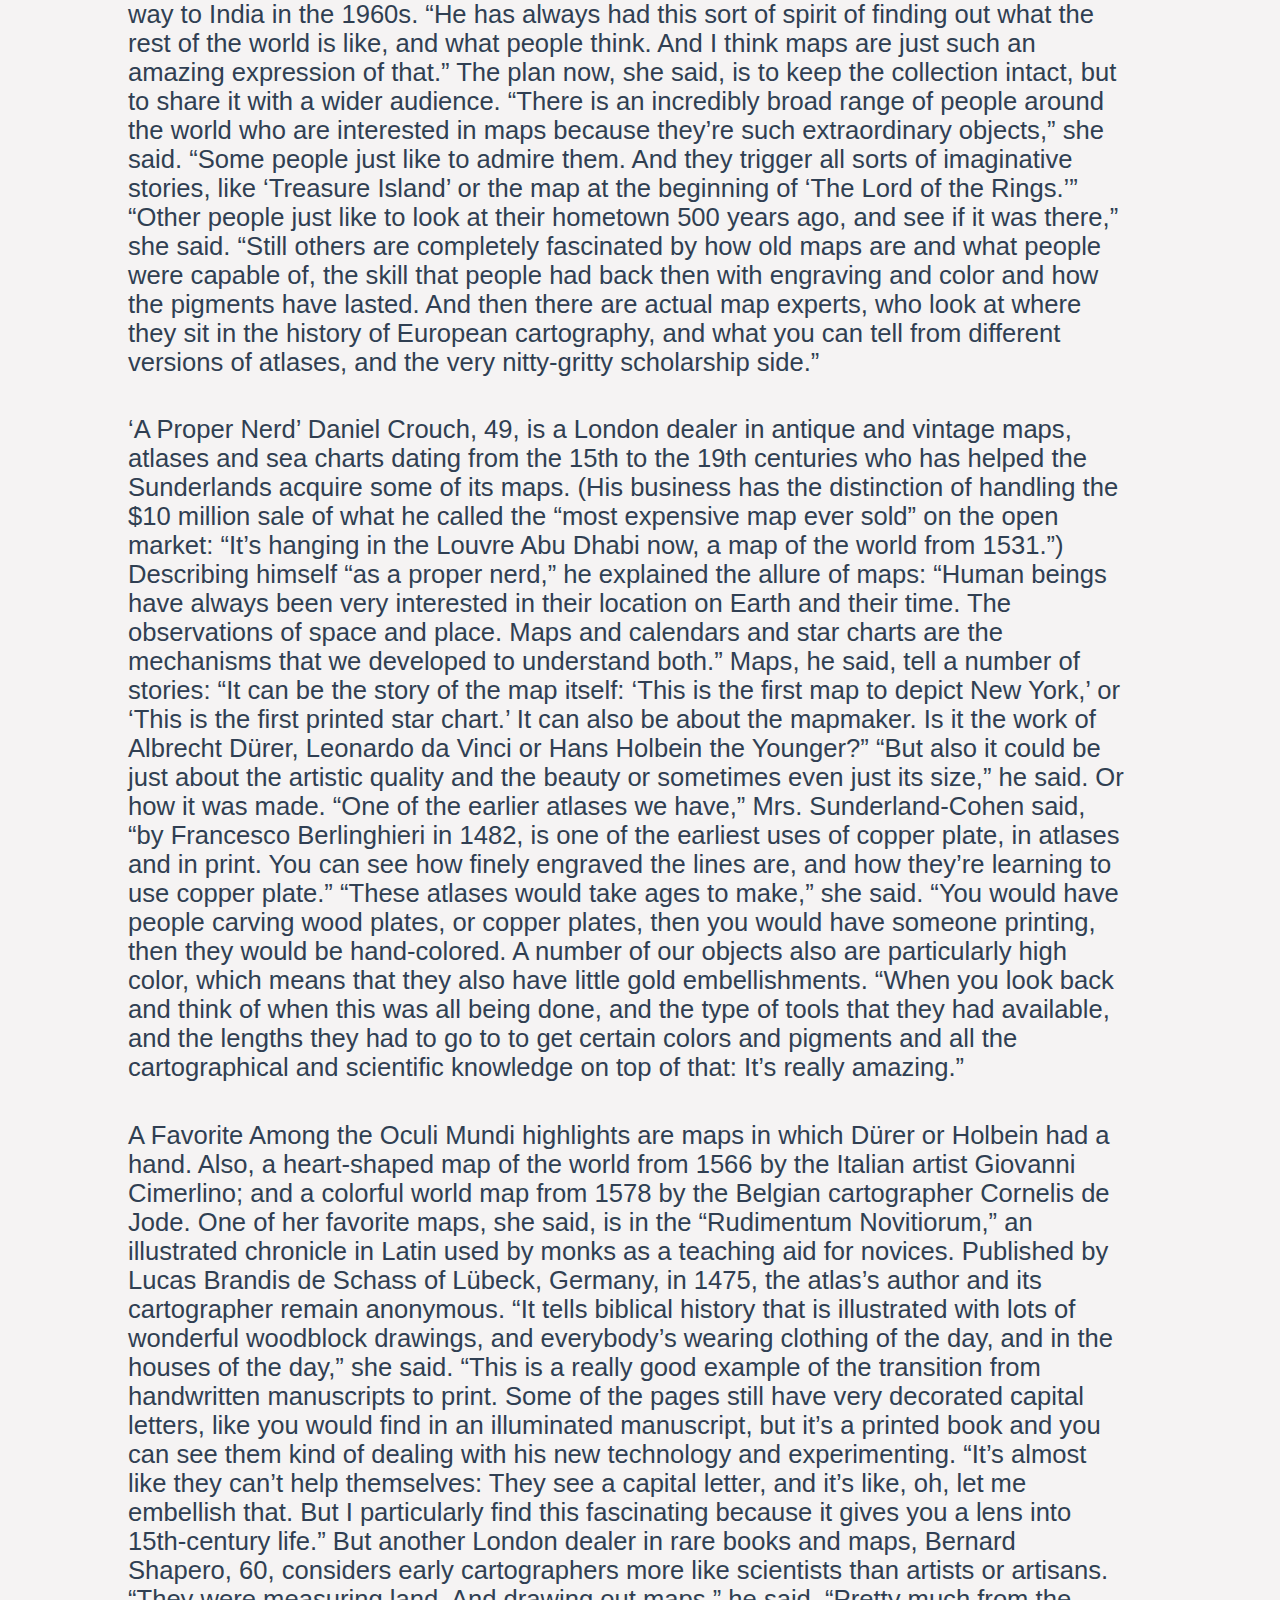
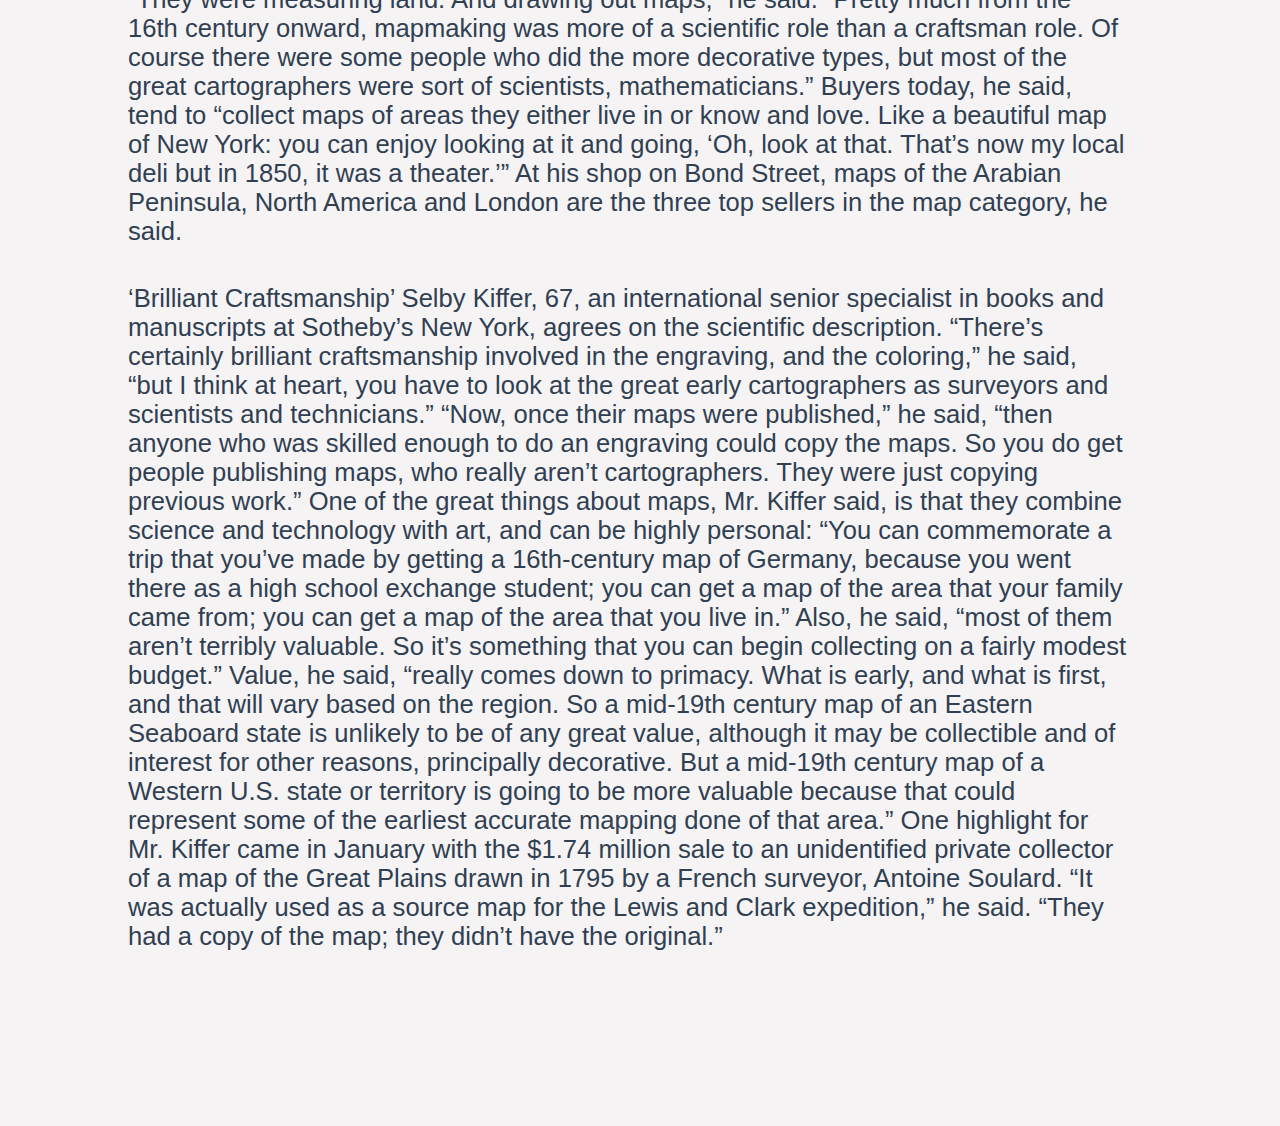
<file: MAPS/stories2.html>
<!DOCTYPE html>
<html lang="en">
<head>
  <meta charset="UTF-8">
  <meta name="viewport" content="width=device-width, initial-scale=1.0">
  <title></title>
  <link rel="stylesheet" href="stories2.css">
  <link rel="preconnect" href="https://fonts.googleapis.com">
<link rel="preconnect" href="https://fonts.gstatic.com" crossorigin>
<link href="https://fonts.googleapis.com/css2?family=Bodoni+Moda+SC:ital,opsz,wght@0,6..96,400..900;1,6..96,400..900&family=Bodoni+Moda:ital,opsz,wght@0,6..96,400..900;1,6..96,400..900&family=Homemade+Apple&family=Libre+Bodoni:ital,wght@0,400..700;1,400..700&family=Meddon&family=Roboto:ital,wght@0,100..900;1,100..900&display=swap" rel="stylesheet">

</head>
<body>
  <div> <div class="more"> Maps are for </div> mor </div>
  <div> than just <a href="mapsareformore.html"> finding</a></div>
  <div> your wayy <div class="more">stories</div></div>
  <br></br>
  <p>“Looking at a map is like looking into a fire in a fireplace; there’s a sense of something happening all the time, and it draws you in,” said Anders Mattsson, a cabinetmaker for Svenskt Tenn. </p>

  <p>Maps have signified “worldliness and influence and wealth and power,” said Kevin J. Brown, the owner of Geographicus Rare Antique Maps, in Brooklyn.</p>
    
  <p>“Maps are inherently trusted — there’s something about them that makes people feel secure,” said PJ Mode, a map scholar and collector who is donating his holdings to Cornell University.
  </p>
  <p>  
    Centuries before global positioning systems and computer-aided design software, cartographers were drawing maps to reflect what they considered to be reality on the ground, in the seas and in the skies.
    
    Many of these early efforts have disappeared, and others form parts of major collections like that of the Library of Congress in Washington, D.C., and the British Library in London. Still others are in the hands of private collectors, out of reach for those who wish to study them.
    
    But in the case of the multimillion-dollar Sunderland Collection, the majority of its 130 maps, atlases, globes and more came online last month as Oculi Mundi (the Eyes of the World). The collection was begun more than 30 years ago by the British-born businessman Neil Sunderland, now 78. The online project has been overseen by his daughter Helen Sunderland-Cohen, 48, a lawyer. (Oculi Mundi is not the first map collection to be digitized. For example, the American collector David Rumsey began the digitization of more than 120,000 of his maps in 1996 and he donated his extensive collection to Stanford University.)
    
    While Ms. Sunderland-Cohen would not disclose the cost of creating the Oculi Mundi site, she said it was borne by Adinvest, a Swiss investment firm acquired by Neil Sunderland in the 1980s.
    
    Mr. Sunderland’s fascination with maps began at a young age. “His uncle had a map of Lancashire [England] and he could see all the little towns and villages,” Ms. Sunderland-Cohen said. “When he was a little older, he was in the Boy Scouts. They used to go with their compasses and do activities, and then he started traveling when he was a student to more remote places like Ethiopia, and overland from Europe all the way to India in the 1960s.
    
    “He has always had this sort of spirit of finding out what the rest of the world is like, and what people think. And I think maps are just such an amazing expression of that.”
    
    The plan now, she said, is to keep the collection intact, but to share it with a wider audience.
    
    “There is an incredibly broad range of people around the world who are interested in maps because they’re such extraordinary objects,” she said. “Some people just like to admire them. And they trigger all sorts of imaginative stories, like ‘Treasure Island’ or the map at the beginning of ‘The Lord of the Rings.’”
    
    “Other people just like to look at their hometown 500 years ago, and see if it was there,” she said. “Still others are completely fascinated by how old maps are and what people were capable of, the skill that people had back then with engraving and color and how the pigments have lasted. And then there are actual map experts, who look at where they sit in the history of European cartography, and what you can tell from different versions of atlases, and the very nitty-gritty scholarship side.”
    
   <p> ‘A Proper Nerd’
    Daniel Crouch, 49, is a London dealer in antique and vintage maps, atlases and sea charts dating from the 15th to the 19th centuries who has helped the Sunderlands acquire some of its maps. (His business has the distinction of handling the $10 million sale of what he called the “most expensive map ever sold” on the open market: “It’s hanging in the Louvre Abu Dhabi now, a map of the world from 1531.”)
    
    Describing himself “as a proper nerd,” he explained the allure of maps: “Human beings have always been very interested in their location on Earth and their time. The observations of space and place. Maps and calendars and star charts are the mechanisms that we developed to understand both.”
    
    Maps, he said, tell a number of stories: “It can be the story of the map itself: ‘This is the first map to depict New York,’ or ‘This is the first printed star chart.’ It can also be about the mapmaker. Is it the work of Albrecht Dürer, Leonardo da Vinci or Hans Holbein the Younger?”
    
    “But also it could be just about the artistic quality and the beauty or sometimes even just its size,” he said.
    
    Or how it was made.
    “One of the earlier atlases we have,” Mrs. Sunderland-Cohen said, “by Francesco Berlinghieri in 1482, is one of the earliest uses of copper plate, in atlases and in print. You can see how finely engraved the lines are, and how they’re learning to use copper plate.”
    
    “These atlases would take ages to make,” she said. “You would have people carving wood plates, or copper plates, then you would have someone printing, then they would be hand-colored. A number of our objects also are particularly high color, which means that they also have little gold embellishments.
    
    “When you look back and think of when this was all being done, and the type of tools that they had available, and the lengths they had to go to to get certain colors and pigments and all the cartographical and scientific knowledge on top of that: It’s really amazing.”</p>
<p>    
    A Favorite
    Among the Oculi Mundi highlights are maps in which Dürer or Holbein had a hand. Also, a heart-shaped map of the world from 1566 by the Italian artist Giovanni Cimerlino; and a colorful world map from 1578 by the Belgian cartographer Cornelis de Jode.
    
    One of her favorite maps, she said, is in the “Rudimentum Novitiorum,” an illustrated chronicle in Latin used by monks as a teaching aid for novices. Published by Lucas Brandis de S​chass ​of Lübeck, Germany, in 1475, the atlas’s author and its cartographer remain anonymous.
    “It tells biblical history that is illustrated with lots of wonderful woodblock drawings, and everybody’s wearing clothing of the day, and in the houses of the day,” she said. “This is a really good example of the transition from handwritten manuscripts to print. Some of the pages still have very decorated capital letters, like you would find in an illuminated manuscript, but it’s a printed book and you can see them kind of dealing with his new technology and experimenting.
    
    “It’s almost like they can’t help themselves: They see a capital letter, and it’s like, oh, let me embellish that. But I particularly find this fascinating because it gives you a lens into 15th-century life.”
    
    But another London dealer in rare books and maps, Bernard Shapero, 60, considers early cartographers more like scientists than artists or artisans.
    
    “They were measuring land. And drawing out maps,” he said. “Pretty much from the 16th century onward, mapmaking was more of a scientific role than a craftsman role. Of course there were some people who did the more decorative types, but most of the great cartographers were sort of scientists, mathematicians.”
    
    Buyers today, he said, tend to “collect maps of areas they either live in or know and love. Like a beautiful map of New York: you can enjoy looking at it and going, ‘Oh, look at that. That’s now my local deli but in 1850, it was a theater.’” At his shop on Bond Street, maps of the Arabian Peninsula, North America and London are the three top sellers in the map category, he said. </p>
<p>    
    ‘Brilliant Craftsmanship’
    Selby Kiffer, 67, an international senior specialist in books and manuscripts at Sotheby’s New York, agrees on the scientific description.
    
    “There’s certainly brilliant craftsmanship involved in the engraving, and the coloring,” he said, “but I think at heart, you have to look at the great early cartographers as surveyors and scientists and technicians.”
    
    “Now, once their maps were published,” he said, “then anyone who was skilled enough to do an engraving could copy the maps. So you do get people publishing maps, who really aren’t cartographers. They were just copying previous work.”
    
    One of the great things about maps, Mr. Kiffer said, is that they combine science and technology with art, and can be highly personal: “You can commemorate a trip that you’ve made by getting a 16th-century map of Germany, because you went there as a high school exchange student; you can get a map of the area that your family came from; you can get a map of the area that you live in.”
    
    Also, he said, “most of them aren’t terribly valuable. So it’s something that you can begin collecting on a fairly modest budget.”
    
    Value, he said, “really comes down to primacy. What is early, and what is first, and that will vary based on the region. So a mid-19th century map of an Eastern Seaboard state is unlikely to be of any great value, although it may be collectible and of interest for other reasons, principally decorative. But a mid-19th century map of a Western U.S. state or territory is going to be more valuable because that could represent some of the earliest accurate mapping done of that area.”
    
    One highlight for Mr. Kiffer came in January with the $1.74 million sale to an unidentified private collector of a map of the Great Plains drawn in 1795 by a French surveyor, Antoine Soulard.
    
    “It was actually used as a source map for the Lewis and Clark expedition,” he said. “They had a copy of the map; they didn’t have the original.”
    </p>
    <br>
</body>
</html>
</file>
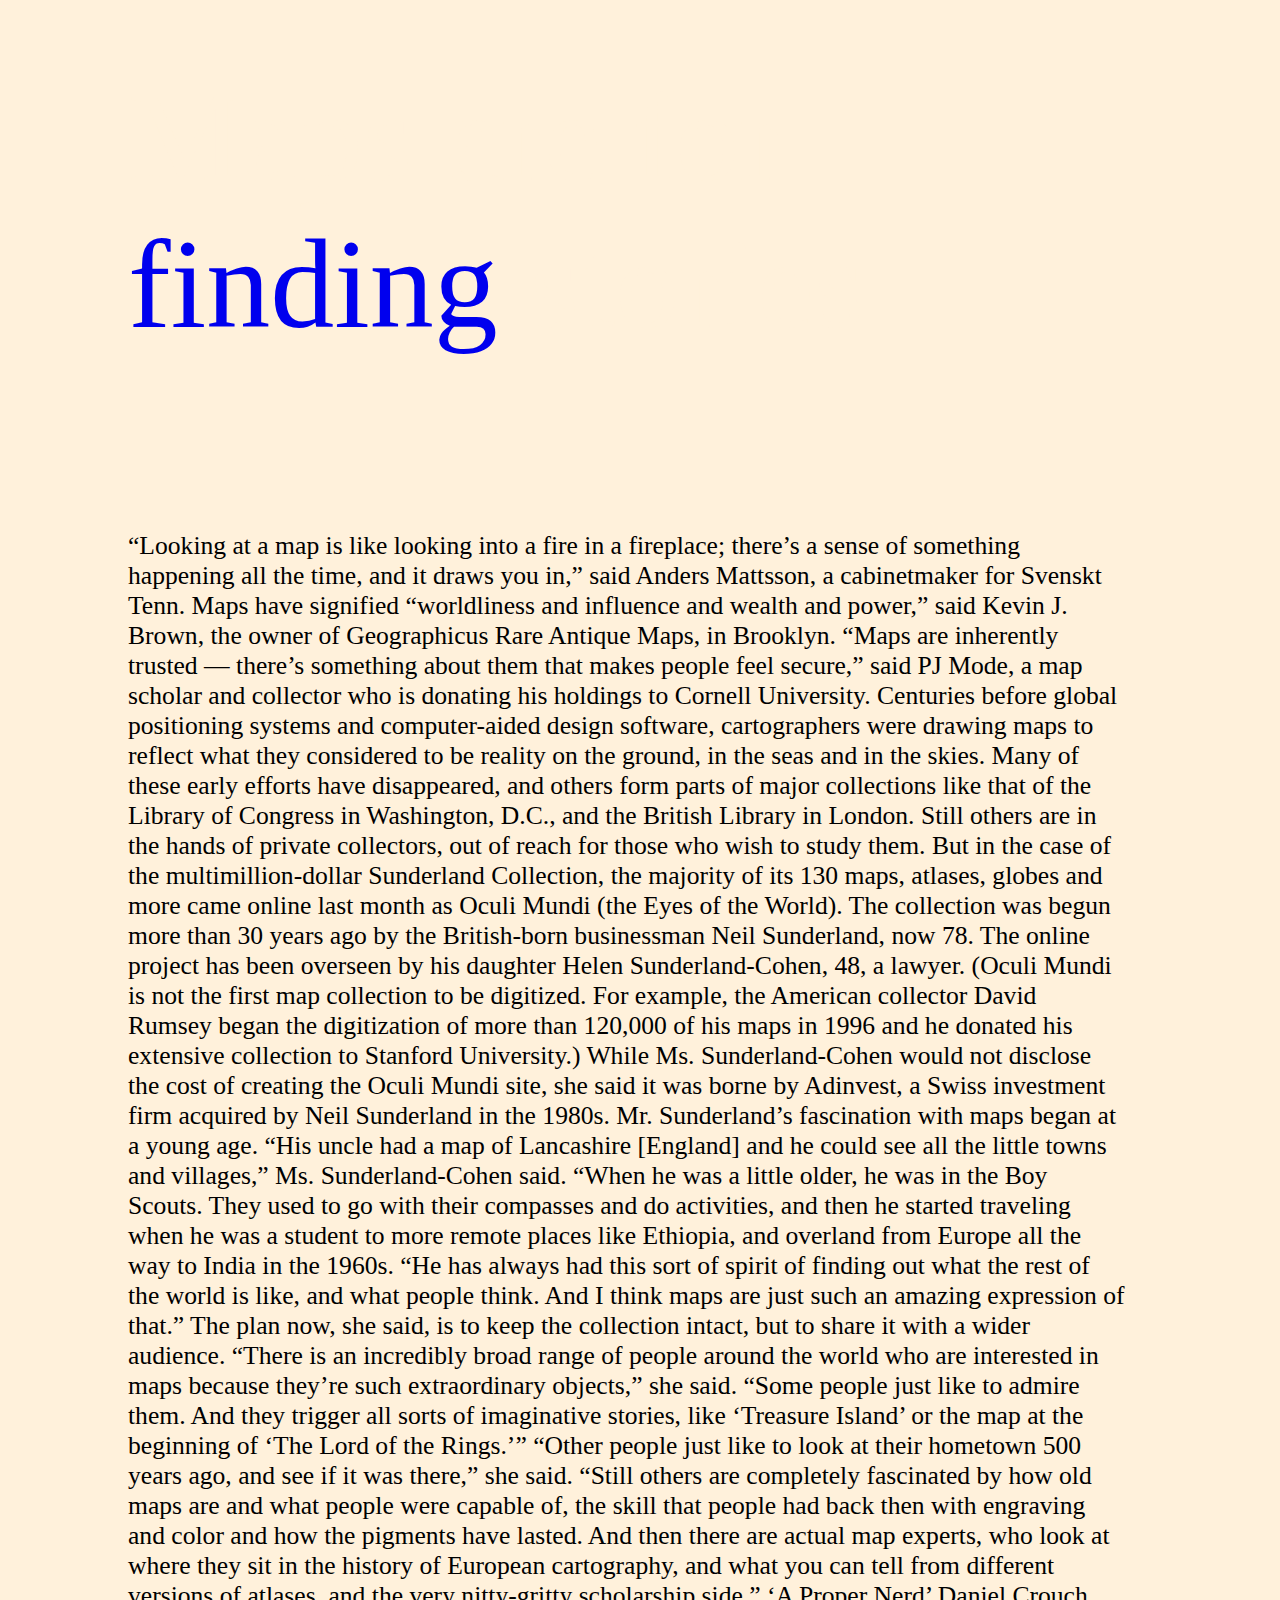
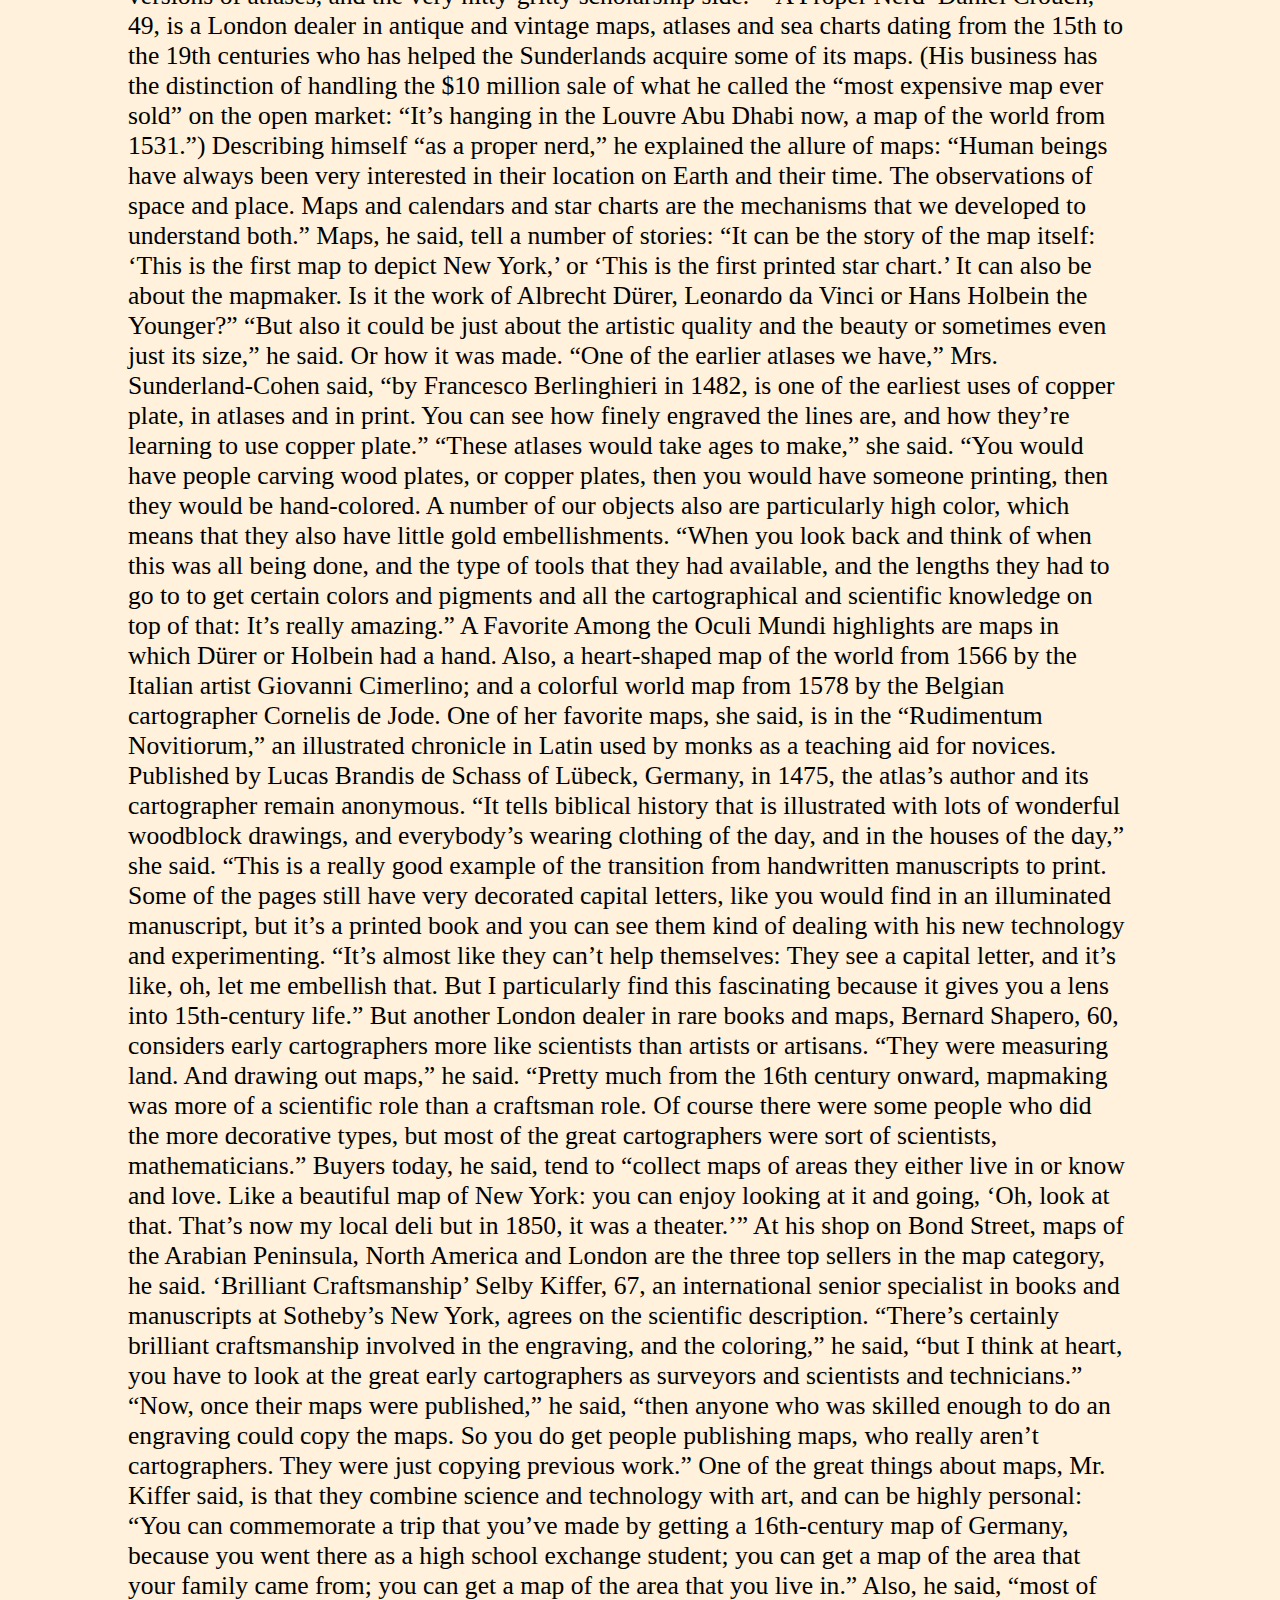
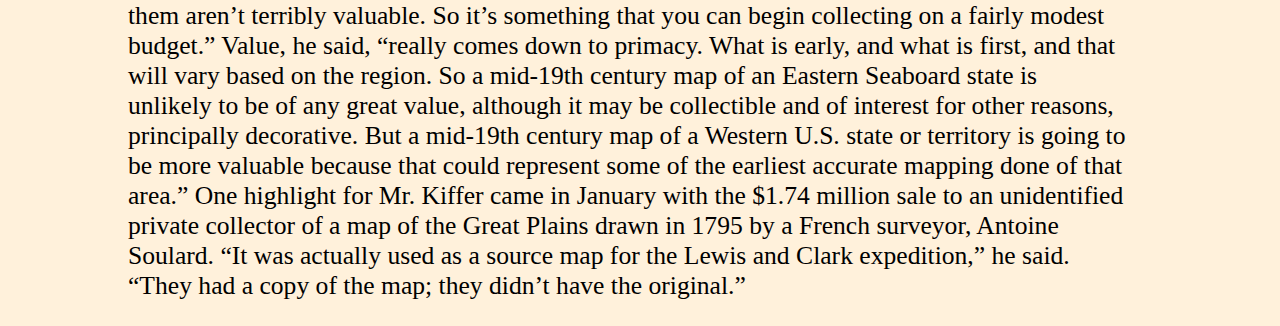
<file: MAPS/stories3.html>
<!DOCTYPE html>
<html lang="en">
<head>
  <meta charset="UTF-8">
  <meta name="viewport" content="width=device-width, initial-scale=1.0">
  <title></title>
  <link rel="stylesheet" href="stories3.css">
  <link rel="preconnect" href="https://fonts.googleapis.com">
<link rel="preconnect" href="https://fonts.gstatic.com" crossorigin>
<link href="https://fonts.googleapis.com/css2?family=Bodoni+Moda+SC:ital,opsz,wght@0,6..96,400..900;1,6..96,400..900&family=Bodoni+Moda:ital,opsz,wght@0,6..96,400..900;1,6..96,400..900&family=Homemade+Apple&family=Libre+Bodoni:ital,wght@0,400..700;1,400..700&family=Meddon&family=Roboto:ital,wght@0,100..900;1,100..900&display=swap" rel="stylesheet">

</head>
<body>
  <div>Maps are for</div>
  <a href="stories4.html">finding</a>
  <div>stories</div>
  <br></br>
  <p>“Looking at a map is like looking into a fire in a fireplace; there’s a sense of something happening all the time, and it draws you in,” said Anders Mattsson, a cabinetmaker for Svenskt Tenn.


    Maps have signified “worldliness and influence and wealth and power,” said Kevin J. Brown, the owner of Geographicus Rare Antique Maps, in Brooklyn.
    
    
    “Maps are inherently trusted — there’s something about them that makes people feel secure,” said PJ Mode, a map scholar and collector who is donating his holdings to Cornell University.
    
    
    Centuries before global positioning systems and computer-aided design software, cartographers were drawing maps to reflect what they considered to be reality on the ground, in the seas and in the skies.
    
    Many of these early efforts have disappeared, and others form parts of major collections like that of the Library of Congress in Washington, D.C., and the British Library in London. Still others are in the hands of private collectors, out of reach for those who wish to study them.
    
    But in the case of the multimillion-dollar Sunderland Collection, the majority of its 130 maps, atlases, globes and more came online last month as Oculi Mundi (the Eyes of the World). The collection was begun more than 30 years ago by the British-born businessman Neil Sunderland, now 78. The online project has been overseen by his daughter Helen Sunderland-Cohen, 48, a lawyer. (Oculi Mundi is not the first map collection to be digitized. For example, the American collector David Rumsey began the digitization of more than 120,000 of his maps in 1996 and he donated his extensive collection to Stanford University.)
    
    While Ms. Sunderland-Cohen would not disclose the cost of creating the Oculi Mundi site, she said it was borne by Adinvest, a Swiss investment firm acquired by Neil Sunderland in the 1980s.
    
    Mr. Sunderland’s fascination with maps began at a young age. “His uncle had a map of Lancashire [England] and he could see all the little towns and villages,” Ms. Sunderland-Cohen said. “When he was a little older, he was in the Boy Scouts. They used to go with their compasses and do activities, and then he started traveling when he was a student to more remote places like Ethiopia, and overland from Europe all the way to India in the 1960s.
    
    “He has always had this sort of spirit of finding out what the rest of the world is like, and what people think. And I think maps are just such an amazing expression of that.”
    
    The plan now, she said, is to keep the collection intact, but to share it with a wider audience.
    
    “There is an incredibly broad range of people around the world who are interested in maps because they’re such extraordinary objects,” she said. “Some people just like to admire them. And they trigger all sorts of imaginative stories, like ‘Treasure Island’ or the map at the beginning of ‘The Lord of the Rings.’”
    
    “Other people just like to look at their hometown 500 years ago, and see if it was there,” she said. “Still others are completely fascinated by how old maps are and what people were capable of, the skill that people had back then with engraving and color and how the pigments have lasted. And then there are actual map experts, who look at where they sit in the history of European cartography, and what you can tell from different versions of atlases, and the very nitty-gritty scholarship side.”
    
    ‘A Proper Nerd’
    Daniel Crouch, 49, is a London dealer in antique and vintage maps, atlases and sea charts dating from the 15th to the 19th centuries who has helped the Sunderlands acquire some of its maps. (His business has the distinction of handling the $10 million sale of what he called the “most expensive map ever sold” on the open market: “It’s hanging in the Louvre Abu Dhabi now, a map of the world from 1531.”)
    
    Describing himself “as a proper nerd,” he explained the allure of maps: “Human beings have always been very interested in their location on Earth and their time. The observations of space and place. Maps and calendars and star charts are the mechanisms that we developed to understand both.”
    
    Maps, he said, tell a number of stories: “It can be the story of the map itself: ‘This is the first map to depict New York,’ or ‘This is the first printed star chart.’ It can also be about the mapmaker. Is it the work of Albrecht Dürer, Leonardo da Vinci or Hans Holbein the Younger?”
    
    “But also it could be just about the artistic quality and the beauty or sometimes even just its size,” he said.
    
    Or how it was made.
    “One of the earlier atlases we have,” Mrs. Sunderland-Cohen said, “by Francesco Berlinghieri in 1482, is one of the earliest uses of copper plate, in atlases and in print. You can see how finely engraved the lines are, and how they’re learning to use copper plate.”
    
    “These atlases would take ages to make,” she said. “You would have people carving wood plates, or copper plates, then you would have someone printing, then they would be hand-colored. A number of our objects also are particularly high color, which means that they also have little gold embellishments.
    
    “When you look back and think of when this was all being done, and the type of tools that they had available, and the lengths they had to go to to get certain colors and pigments and all the cartographical and scientific knowledge on top of that: It’s really amazing.”
    
    A Favorite
    Among the Oculi Mundi highlights are maps in which Dürer or Holbein had a hand. Also, a heart-shaped map of the world from 1566 by the Italian artist Giovanni Cimerlino; and a colorful world map from 1578 by the Belgian cartographer Cornelis de Jode.
    
    One of her favorite maps, she said, is in the “Rudimentum Novitiorum,” an illustrated chronicle in Latin used by monks as a teaching aid for novices. Published by Lucas Brandis de S​chass ​of Lübeck, Germany, in 1475, the atlas’s author and its cartographer remain anonymous.
    “It tells biblical history that is illustrated with lots of wonderful woodblock drawings, and everybody’s wearing clothing of the day, and in the houses of the day,” she said. “This is a really good example of the transition from handwritten manuscripts to print. Some of the pages still have very decorated capital letters, like you would find in an illuminated manuscript, but it’s a printed book and you can see them kind of dealing with his new technology and experimenting.
    
    “It’s almost like they can’t help themselves: They see a capital letter, and it’s like, oh, let me embellish that. But I particularly find this fascinating because it gives you a lens into 15th-century life.”
    
    But another London dealer in rare books and maps, Bernard Shapero, 60, considers early cartographers more like scientists than artists or artisans.
    
    “They were measuring land. And drawing out maps,” he said. “Pretty much from the 16th century onward, mapmaking was more of a scientific role than a craftsman role. Of course there were some people who did the more decorative types, but most of the great cartographers were sort of scientists, mathematicians.”
    
    Buyers today, he said, tend to “collect maps of areas they either live in or know and love. Like a beautiful map of New York: you can enjoy looking at it and going, ‘Oh, look at that. That’s now my local deli but in 1850, it was a theater.’” At his shop on Bond Street, maps of the Arabian Peninsula, North America and London are the three top sellers in the map category, he said.
    
    ‘Brilliant Craftsmanship’
    Selby Kiffer, 67, an international senior specialist in books and manuscripts at Sotheby’s New York, agrees on the scientific description.
    
    “There’s certainly brilliant craftsmanship involved in the engraving, and the coloring,” he said, “but I think at heart, you have to look at the great early cartographers as surveyors and scientists and technicians.”
    
    “Now, once their maps were published,” he said, “then anyone who was skilled enough to do an engraving could copy the maps. So you do get people publishing maps, who really aren’t cartographers. They were just copying previous work.”
    
    One of the great things about maps, Mr. Kiffer said, is that they combine science and technology with art, and can be highly personal: “You can commemorate a trip that you’ve made by getting a 16th-century map of Germany, because you went there as a high school exchange student; you can get a map of the area that your family came from; you can get a map of the area that you live in.”
    
    Also, he said, “most of them aren’t terribly valuable. So it’s something that you can begin collecting on a fairly modest budget.”
    
    Value, he said, “really comes down to primacy. What is early, and what is first, and that will vary based on the region. So a mid-19th century map of an Eastern Seaboard state is unlikely to be of any great value, although it may be collectible and of interest for other reasons, principally decorative. But a mid-19th century map of a Western U.S. state or territory is going to be more valuable because that could represent some of the earliest accurate mapping done of that area.”
    
    One highlight for Mr. Kiffer came in January with the $1.74 million sale to an unidentified private collector of a map of the Great Plains drawn in 1795 by a French surveyor, Antoine Soulard.
    
    “It was actually used as a source map for the Lewis and Clark expedition,” he said. “They had a copy of the map; they didn’t have the original.”
    </p>
</body>
</html>
</file>
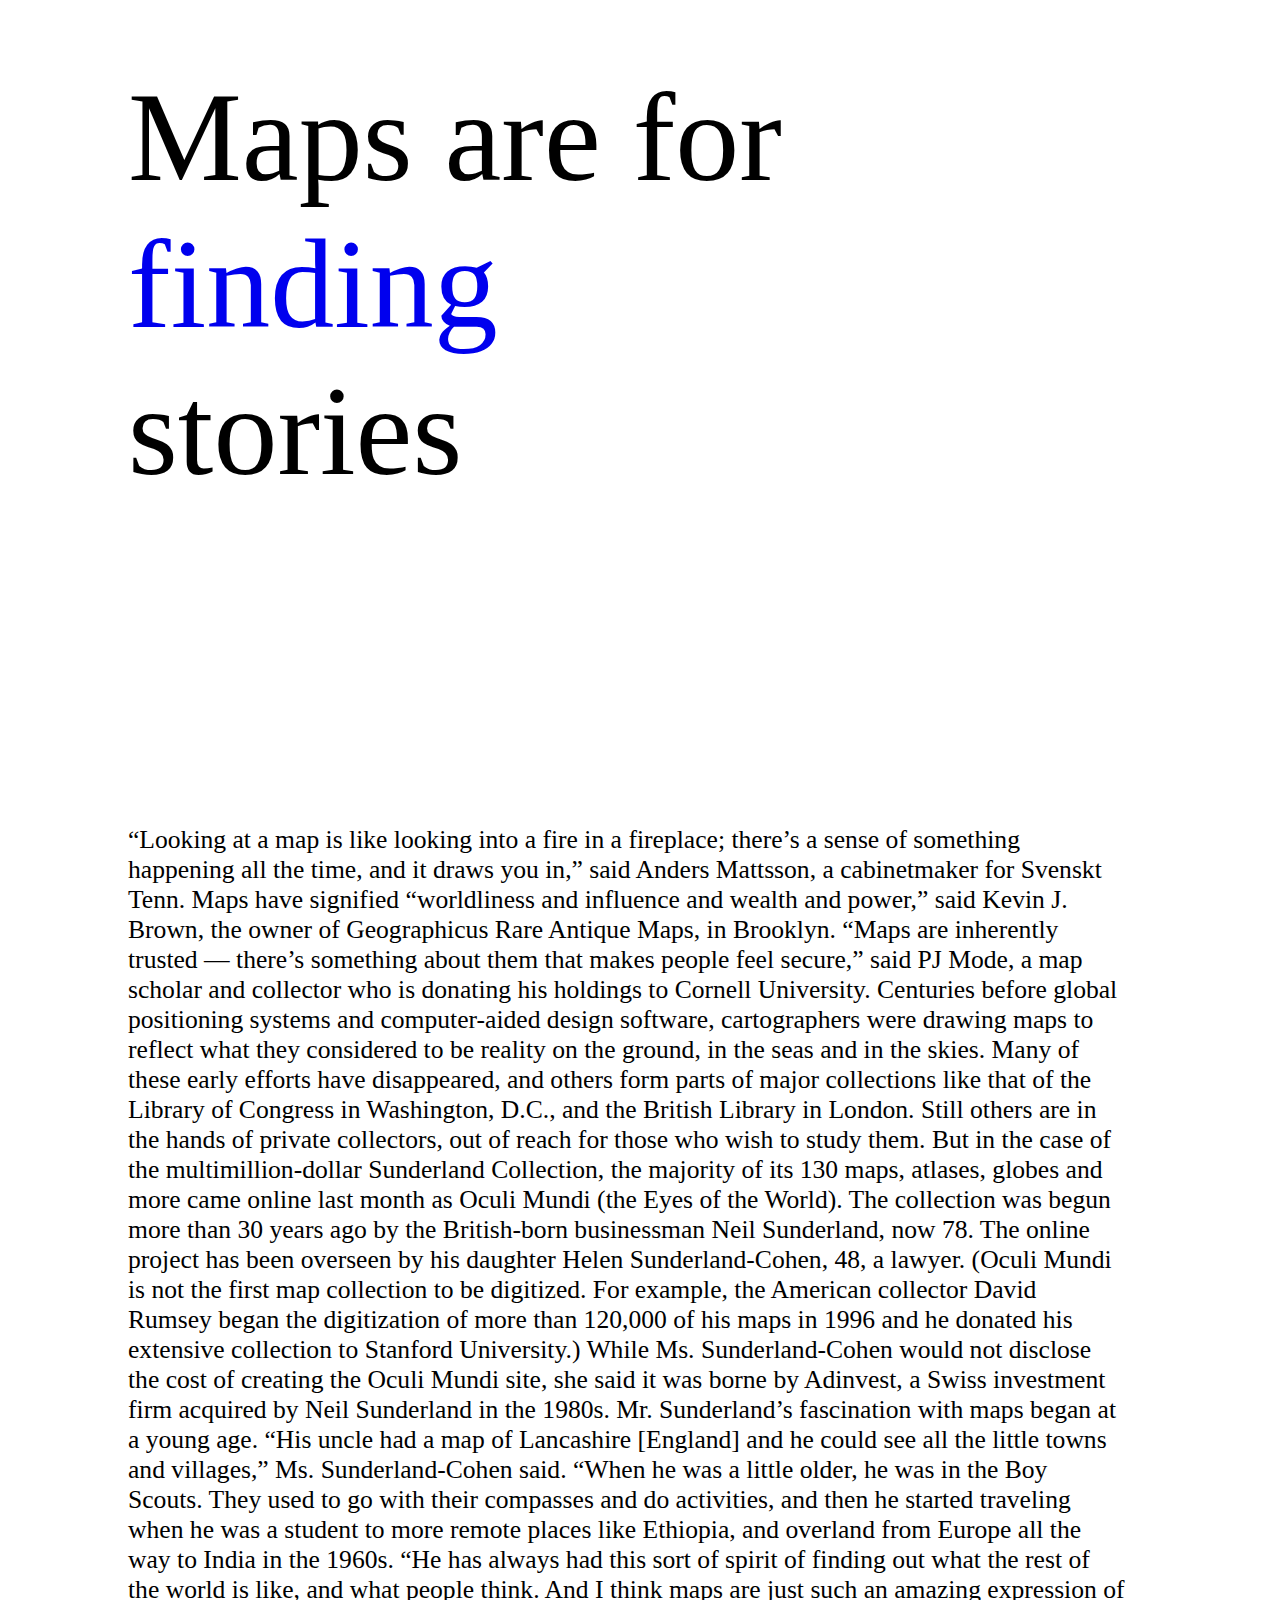
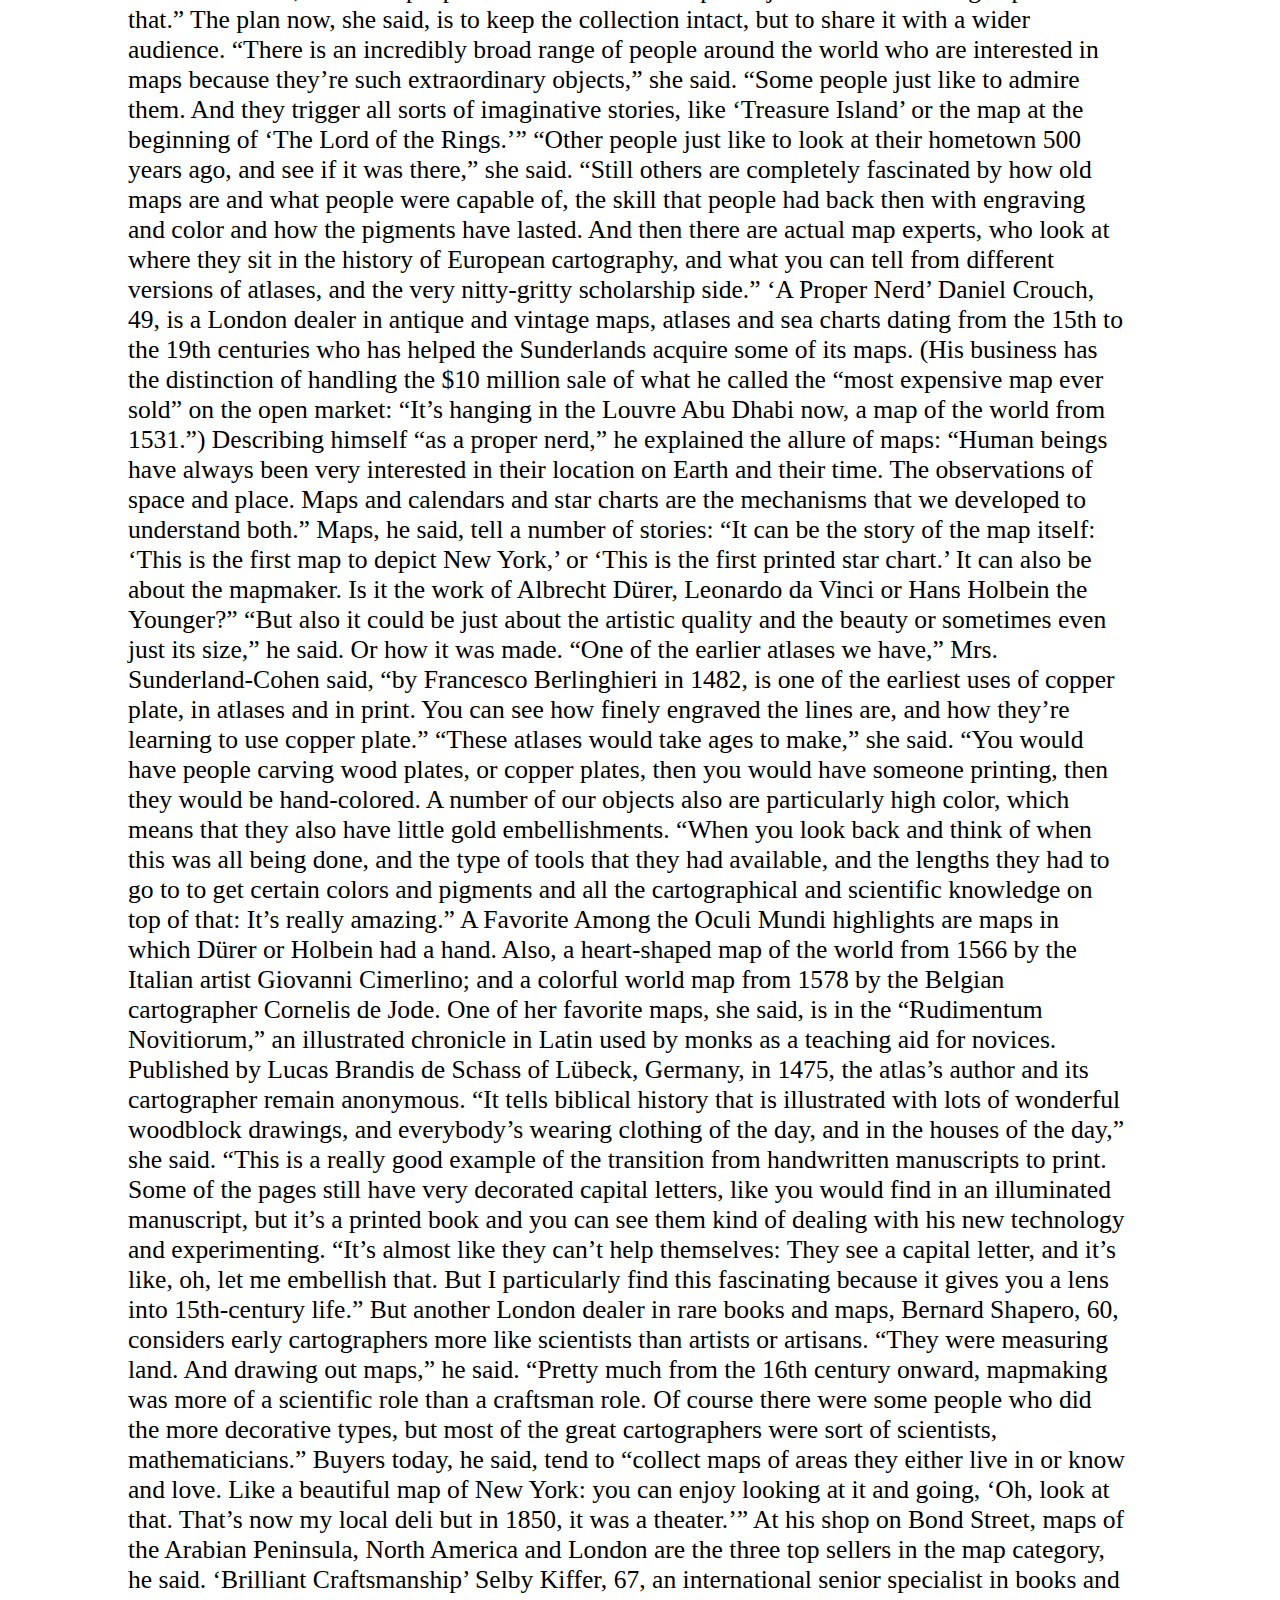
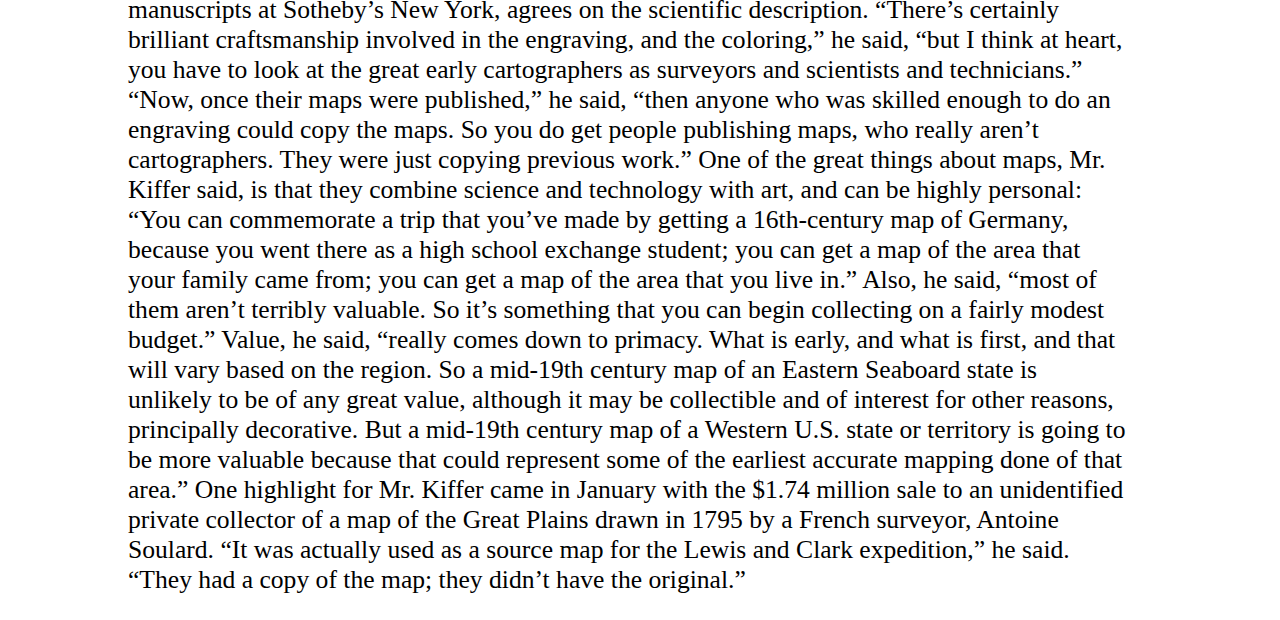
<file: MAPS/stories4.html>
<!DOCTYPE html>
<html lang="en">
<head>
  <meta charset="UTF-8">
  <meta name="viewport" content="width=device-width, initial-scale=1.0">
  <title></title>
  <link rel="stylesheet" href="stories4.css">
  <link rel="preconnect" href="https://fonts.googleapis.com">
<link rel="preconnect" href="https://fonts.gstatic.com" crossorigin>
<link href="https://fonts.googleapis.com/css2?family=Bodoni+Moda+SC:ital,opsz,wght@0,6..96,400..900;1,6..96,400..900&family=Bodoni+Moda:ital,opsz,wght@0,6..96,400..900;1,6..96,400..900&family=Homemade+Apple&family=Libre+Bodoni:ital,wght@0,400..700;1,400..700&family=Meddon&family=Roboto:ital,wght@0,100..900;1,100..900&display=swap" rel="stylesheet">

</head>
<body>
  <div>Maps are for</div>
  <a href="mapsareformore.html">finding</a>
  <div>stories</div>
  <br></br>
  <p>“Looking at a map is like looking into a fire in a fireplace; there’s a sense of something happening all the time, and it draws you in,” said Anders Mattsson, a cabinetmaker for Svenskt Tenn.


    Maps have signified “worldliness and influence and wealth and power,” said Kevin J. Brown, the owner of Geographicus Rare Antique Maps, in Brooklyn.
    
    
    “Maps are inherently trusted — there’s something about them that makes people feel secure,” said PJ Mode, a map scholar and collector who is donating his holdings to Cornell University.
    
    
    Centuries before global positioning systems and computer-aided design software, cartographers were drawing maps to reflect what they considered to be reality on the ground, in the seas and in the skies.
    
    Many of these early efforts have disappeared, and others form parts of major collections like that of the Library of Congress in Washington, D.C., and the British Library in London. Still others are in the hands of private collectors, out of reach for those who wish to study them.
    
    But in the case of the multimillion-dollar Sunderland Collection, the majority of its 130 maps, atlases, globes and more came online last month as Oculi Mundi (the Eyes of the World). The collection was begun more than 30 years ago by the British-born businessman Neil Sunderland, now 78. The online project has been overseen by his daughter Helen Sunderland-Cohen, 48, a lawyer. (Oculi Mundi is not the first map collection to be digitized. For example, the American collector David Rumsey began the digitization of more than 120,000 of his maps in 1996 and he donated his extensive collection to Stanford University.)
    
    While Ms. Sunderland-Cohen would not disclose the cost of creating the Oculi Mundi site, she said it was borne by Adinvest, a Swiss investment firm acquired by Neil Sunderland in the 1980s.
    
    Mr. Sunderland’s fascination with maps began at a young age. “His uncle had a map of Lancashire [England] and he could see all the little towns and villages,” Ms. Sunderland-Cohen said. “When he was a little older, he was in the Boy Scouts. They used to go with their compasses and do activities, and then he started traveling when he was a student to more remote places like Ethiopia, and overland from Europe all the way to India in the 1960s.
    
    “He has always had this sort of spirit of finding out what the rest of the world is like, and what people think. And I think maps are just such an amazing expression of that.”
    
    The plan now, she said, is to keep the collection intact, but to share it with a wider audience.
    
    “There is an incredibly broad range of people around the world who are interested in maps because they’re such extraordinary objects,” she said. “Some people just like to admire them. And they trigger all sorts of imaginative stories, like ‘Treasure Island’ or the map at the beginning of ‘The Lord of the Rings.’”
    
    “Other people just like to look at their hometown 500 years ago, and see if it was there,” she said. “Still others are completely fascinated by how old maps are and what people were capable of, the skill that people had back then with engraving and color and how the pigments have lasted. And then there are actual map experts, who look at where they sit in the history of European cartography, and what you can tell from different versions of atlases, and the very nitty-gritty scholarship side.”
    
    ‘A Proper Nerd’
    Daniel Crouch, 49, is a London dealer in antique and vintage maps, atlases and sea charts dating from the 15th to the 19th centuries who has helped the Sunderlands acquire some of its maps. (His business has the distinction of handling the $10 million sale of what he called the “most expensive map ever sold” on the open market: “It’s hanging in the Louvre Abu Dhabi now, a map of the world from 1531.”)
    
    Describing himself “as a proper nerd,” he explained the allure of maps: “Human beings have always been very interested in their location on Earth and their time. The observations of space and place. Maps and calendars and star charts are the mechanisms that we developed to understand both.”
    
    Maps, he said, tell a number of stories: “It can be the story of the map itself: ‘This is the first map to depict New York,’ or ‘This is the first printed star chart.’ It can also be about the mapmaker. Is it the work of Albrecht Dürer, Leonardo da Vinci or Hans Holbein the Younger?”
    
    “But also it could be just about the artistic quality and the beauty or sometimes even just its size,” he said.
    
    Or how it was made.
    “One of the earlier atlases we have,” Mrs. Sunderland-Cohen said, “by Francesco Berlinghieri in 1482, is one of the earliest uses of copper plate, in atlases and in print. You can see how finely engraved the lines are, and how they’re learning to use copper plate.”
    
    “These atlases would take ages to make,” she said. “You would have people carving wood plates, or copper plates, then you would have someone printing, then they would be hand-colored. A number of our objects also are particularly high color, which means that they also have little gold embellishments.
    
    “When you look back and think of when this was all being done, and the type of tools that they had available, and the lengths they had to go to to get certain colors and pigments and all the cartographical and scientific knowledge on top of that: It’s really amazing.”
    
    A Favorite
    Among the Oculi Mundi highlights are maps in which Dürer or Holbein had a hand. Also, a heart-shaped map of the world from 1566 by the Italian artist Giovanni Cimerlino; and a colorful world map from 1578 by the Belgian cartographer Cornelis de Jode.
    
    One of her favorite maps, she said, is in the “Rudimentum Novitiorum,” an illustrated chronicle in Latin used by monks as a teaching aid for novices. Published by Lucas Brandis de S​chass ​of Lübeck, Germany, in 1475, the atlas’s author and its cartographer remain anonymous.
    “It tells biblical history that is illustrated with lots of wonderful woodblock drawings, and everybody’s wearing clothing of the day, and in the houses of the day,” she said. “This is a really good example of the transition from handwritten manuscripts to print. Some of the pages still have very decorated capital letters, like you would find in an illuminated manuscript, but it’s a printed book and you can see them kind of dealing with his new technology and experimenting.
    
    “It’s almost like they can’t help themselves: They see a capital letter, and it’s like, oh, let me embellish that. But I particularly find this fascinating because it gives you a lens into 15th-century life.”
    
    But another London dealer in rare books and maps, Bernard Shapero, 60, considers early cartographers more like scientists than artists or artisans.
    
    “They were measuring land. And drawing out maps,” he said. “Pretty much from the 16th century onward, mapmaking was more of a scientific role than a craftsman role. Of course there were some people who did the more decorative types, but most of the great cartographers were sort of scientists, mathematicians.”
    
    Buyers today, he said, tend to “collect maps of areas they either live in or know and love. Like a beautiful map of New York: you can enjoy looking at it and going, ‘Oh, look at that. That’s now my local deli but in 1850, it was a theater.’” At his shop on Bond Street, maps of the Arabian Peninsula, North America and London are the three top sellers in the map category, he said.
    
    ‘Brilliant Craftsmanship’
    Selby Kiffer, 67, an international senior specialist in books and manuscripts at Sotheby’s New York, agrees on the scientific description.
    
    “There’s certainly brilliant craftsmanship involved in the engraving, and the coloring,” he said, “but I think at heart, you have to look at the great early cartographers as surveyors and scientists and technicians.”
    
    “Now, once their maps were published,” he said, “then anyone who was skilled enough to do an engraving could copy the maps. So you do get people publishing maps, who really aren’t cartographers. They were just copying previous work.”
    
    One of the great things about maps, Mr. Kiffer said, is that they combine science and technology with art, and can be highly personal: “You can commemorate a trip that you’ve made by getting a 16th-century map of Germany, because you went there as a high school exchange student; you can get a map of the area that your family came from; you can get a map of the area that you live in.”
    
    Also, he said, “most of them aren’t terribly valuable. So it’s something that you can begin collecting on a fairly modest budget.”
    
    Value, he said, “really comes down to primacy. What is early, and what is first, and that will vary based on the region. So a mid-19th century map of an Eastern Seaboard state is unlikely to be of any great value, although it may be collectible and of interest for other reasons, principally decorative. But a mid-19th century map of a Western U.S. state or territory is going to be more valuable because that could represent some of the earliest accurate mapping done of that area.”
    
    One highlight for Mr. Kiffer came in January with the $1.74 million sale to an unidentified private collector of a map of the Great Plains drawn in 1795 by a French surveyor, Antoine Soulard.
    
    “It was actually used as a source map for the Lewis and Clark expedition,” he said. “They had a copy of the map; they didn’t have the original.”
    </p>
</body>
</html>
</file>
<file: FINGZ300_WEEK1/style.css>
body {
   text-align: center;
  }
</file>
<file: FINGZ300_WEEK2/main.css>
.pt-sans-regular {
    font-family: "PT Sans", serif;
    font-weight: 400;
    font-style: normal;
  }
  
  .pt-sans-bold {
    font-family: "PT Sans", serif;
    font-weight: 700;
    font-style: normal;
  }
  
  .pt-sans-regular-italic {
    font-family: "PT Sans", serif;
    font-weight: 400;
    font-style: italic;
  }
  
  .pt-sans-bold-italic {
    font-family: "PT Sans", serif;
    font-weight: 700;
    font-style: italic;
  }

  .pt-serif-regular {
    font-family: "PT Serif", serif;
    font-weight: 400;
    font-style: normal;
  }
  
  .pt-serif-bold {
    font-family: "PT Serif", serif;
    font-weight: 700;
    font-style: normal;
  }
  
  .pt-serif-regular-italic {
    font-family: "PT Serif", serif;
    font-weight: 400;
    font-style: italic;
  }
  
  .pt-serif-bold-italic {
    font-family: "PT Serif", serif;
    font-weight: 700;
    font-style: italic;
  }
  
  
body {
  background-color: #edf7e6;
    font-family: "PT Sans", sans-serif; 
    margin-left: 4rem;
    margin-right:4rem;
    margin-top: 2rem;
    margin-bottom: 3rem;
}

h1,h2,h3 {
    color:#337109;
    font-family: "PT Serif", serif;
    font-weight: 700;
}

h1{
margin-bottom: 0rem;
}

h2 {
    margin-top: 4rem;
    border-bottom: .1em solid;
}

h3{
    margin-top: 2rem;
}

p, ol{
font-size: 12pt;
color: #3b9100;
line-height: 1.5;
}
</file>
<file: MAPS/mapsareformore.css>
body {
    font-family: Cambria, Cochin, Georgia, Times, 'Times New Roman', serif;
    font-size: 10vw; 
    margin-left: 10vw;
    margin-right: 12vw;
    margin-top:5vw;
    background-color: rgb(255, 241, 219);
  }

  p{
    font-size: 20pt;
  }

  a{
    text-decoration: none;
    color: rgb(28, 15, 5);
    transition: color .2s linear;
  }

  a:hover {
    color: brown;
  }
  a:active{
    color:brown;
  }
</file>
<file: MAPS/stories1.css>
.roboto {
  font-family: "Roboto", serif;
  font-optical-sizing: auto;
  font-style: normal;
  font-weight: 400;
  font-variation-settings:
    "wdth" 100;
}

.bodoni-moda {
  font-family: "Bodoni Moda", serif;
  font-optical-sizing: auto;
  font-weight: 400;
  font-style: normal;
}

.bodoni-moda-sc {
  font-family: "Bodoni Moda SC", serif;
  font-optical-sizing: auto;
  font-weight: 400;
  font-style: normal;
}

.libre-bodoni {
  font-family: "Libre Bodoni", serif;
  font-optical-sizing: auto;
  font-weight: 400;
  font-style: normal;
}
.meddon-regular {
  font-family: "Meddon", serif;
  font-weight: 400;
  font-style: normal;
}
.homemade-apple-regular {
  font-family: "Homemade Apple", serif;
  font-weight: 400;
  font-style: normal;
}


body {
    font-family: Cambria, Cochin, Georgia, Times, 'Times New Roman', serif;
    font-size: 10vw; 
    margin-left: 10vw;
    margin-right: 12vw;
    margin-top: 5vw;
    background-color: rgb(255, 241, 219);
  }

  div{
    color: rgb(255, 241, 219);
    display: inline-block;
  }

  p{
    font-size: 4vw;
  }
  a{
    text-decoration: none;
    color: rgb(28, 15, 5);
    transition: color .2s linear;
  }

a:hover {
  color:brown;
  }
a:active{
  color:brown;
}

.more{
  color:rgb(28, 15, 5);
}
@media screen and (min-width: 600px) {
  p{
    font-size: 3vw;
}
}
@media screen and (min-width: 1024px) {
  p{
    font-size: 2vw;
}
}
</file>
<file: MAPS/stories2.css>
.roboto {
  font-family: "Roboto", serif;
  font-optical-sizing: auto;
  font-style: normal;
  font-weight: 400;
  font-variation-settings:
    "wdth" 100;
}

body {
    font-family: Helvetica, "Roboto", sans-serif;
    font-size: 9.6vw; 
    margin-left: 10vw;
    margin-right: 12vw;
    margin-top:5.5vw;
    background-color: #f5f3f3;
    color: #303f52;
    cursor: url('cursor_old.png'), auto !important;
  }
div{
  color: #f5f3f3;
  display: inline-block;
}
  p{
    padding-top: 1vw;
    font-size: 4vw;
  }

  a{
    text-decoration: none;
    transition: color .2s linear;
  }
  a:visited {
    color: #303f52;
  }
  a:hover {
    color: #1a80ff;
  }
  a:active{
    color:#1a80ff;
  }
  .more{
    color:#303f52;
  }
  @media screen and (min-width: 600px) {
    p{
      font-size: 3vw;
  }
  }
  @media screen and (min-width: 1024px) {
    p{
      font-size: 2vw;
  }
  }
</file>
<file: MAPS/stories3.css>
body {
    font-family: cursive;
    font-size: 10vw; 
    margin-left: 10vw;
    margin-right: 12vw;
    margin-top:5vw;
  }

  p{
    font-size: 2vw;
  }

  a{
    text-decoration: none;
  }

  a:hover {
    color: rgb(241, 117, 0);
  }
  @media screen and (min-width: 600px) {
    body {
      font-family: Cambria, Cochin, Georgia, Times, 'Times New Roman', serif;
      font-size: 10vw; 
      margin-left: 10vw;
      margin-right: 12vw;
      margin-top:5vw;
      background-color: rgb(255, 241, 219);
    }
  
    div{
      color: rgb(255, 241, 219);
      display: inline-block;
    }
  
    p{
      font-size: 3vw;
  }
  }
  @media screen and (min-width: 1024px) {
    body {
      font-family: Cambria, Cochin, Georgia, Times, 'Times New Roman', serif;
      font-size: 10vw; 
      margin-left: 10vw;
      margin-right: 12vw;
      margin-top:5vw;
      background-color: rgb(255, 241, 219);
    }
  
    div{
      color: rgb(255, 241, 219);
      display: inline-block;
    }
  
    p{
      font-size: 2vw;
  }
  }
</file>
<file: MAPS/stories4.css>
body {
    font-family: fantasy;
    font-size: 10vw; 
    margin-left: 10vw;
    margin-right: 12vw;
    margin-top:5vw;
  }

  p{
    font-size: 2vw;
  }

  a{
    text-decoration: none;
  }

  a:hover {
    color: rgb(241, 117, 0);
  }
</file>
